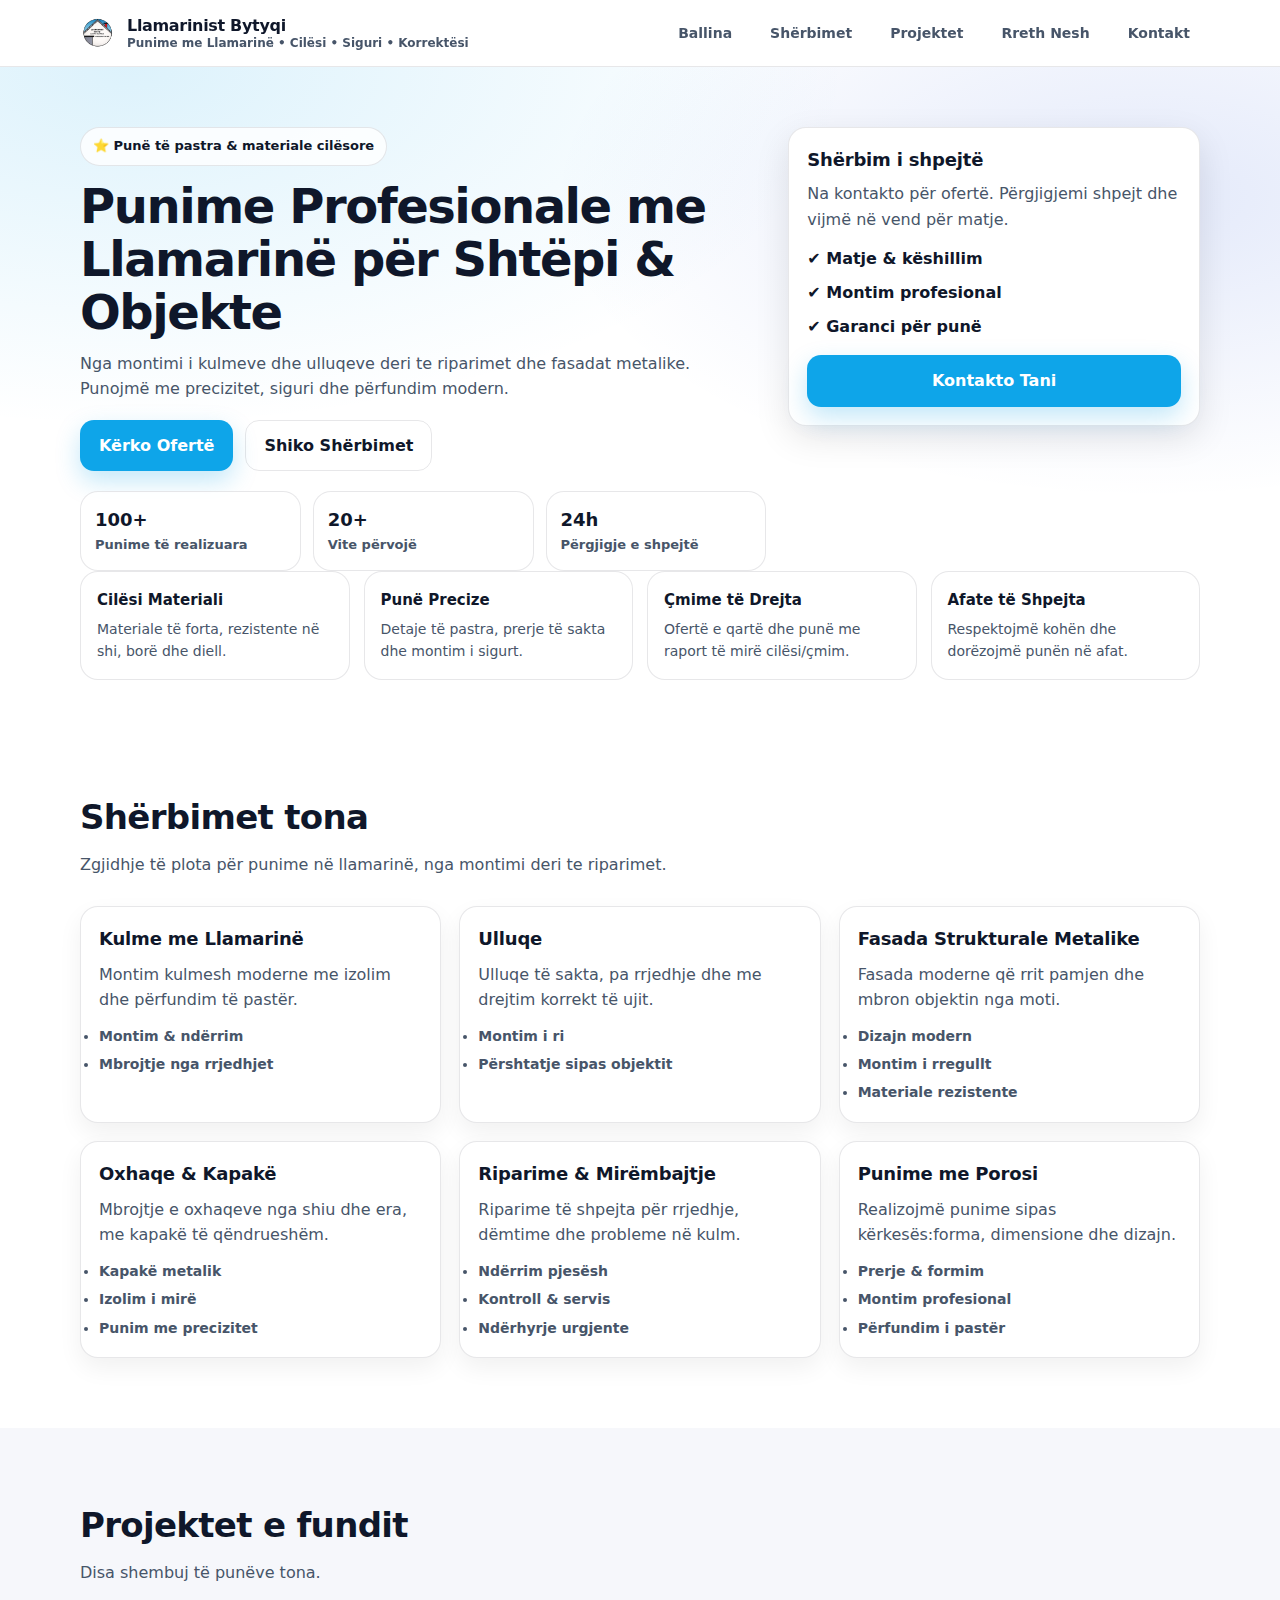
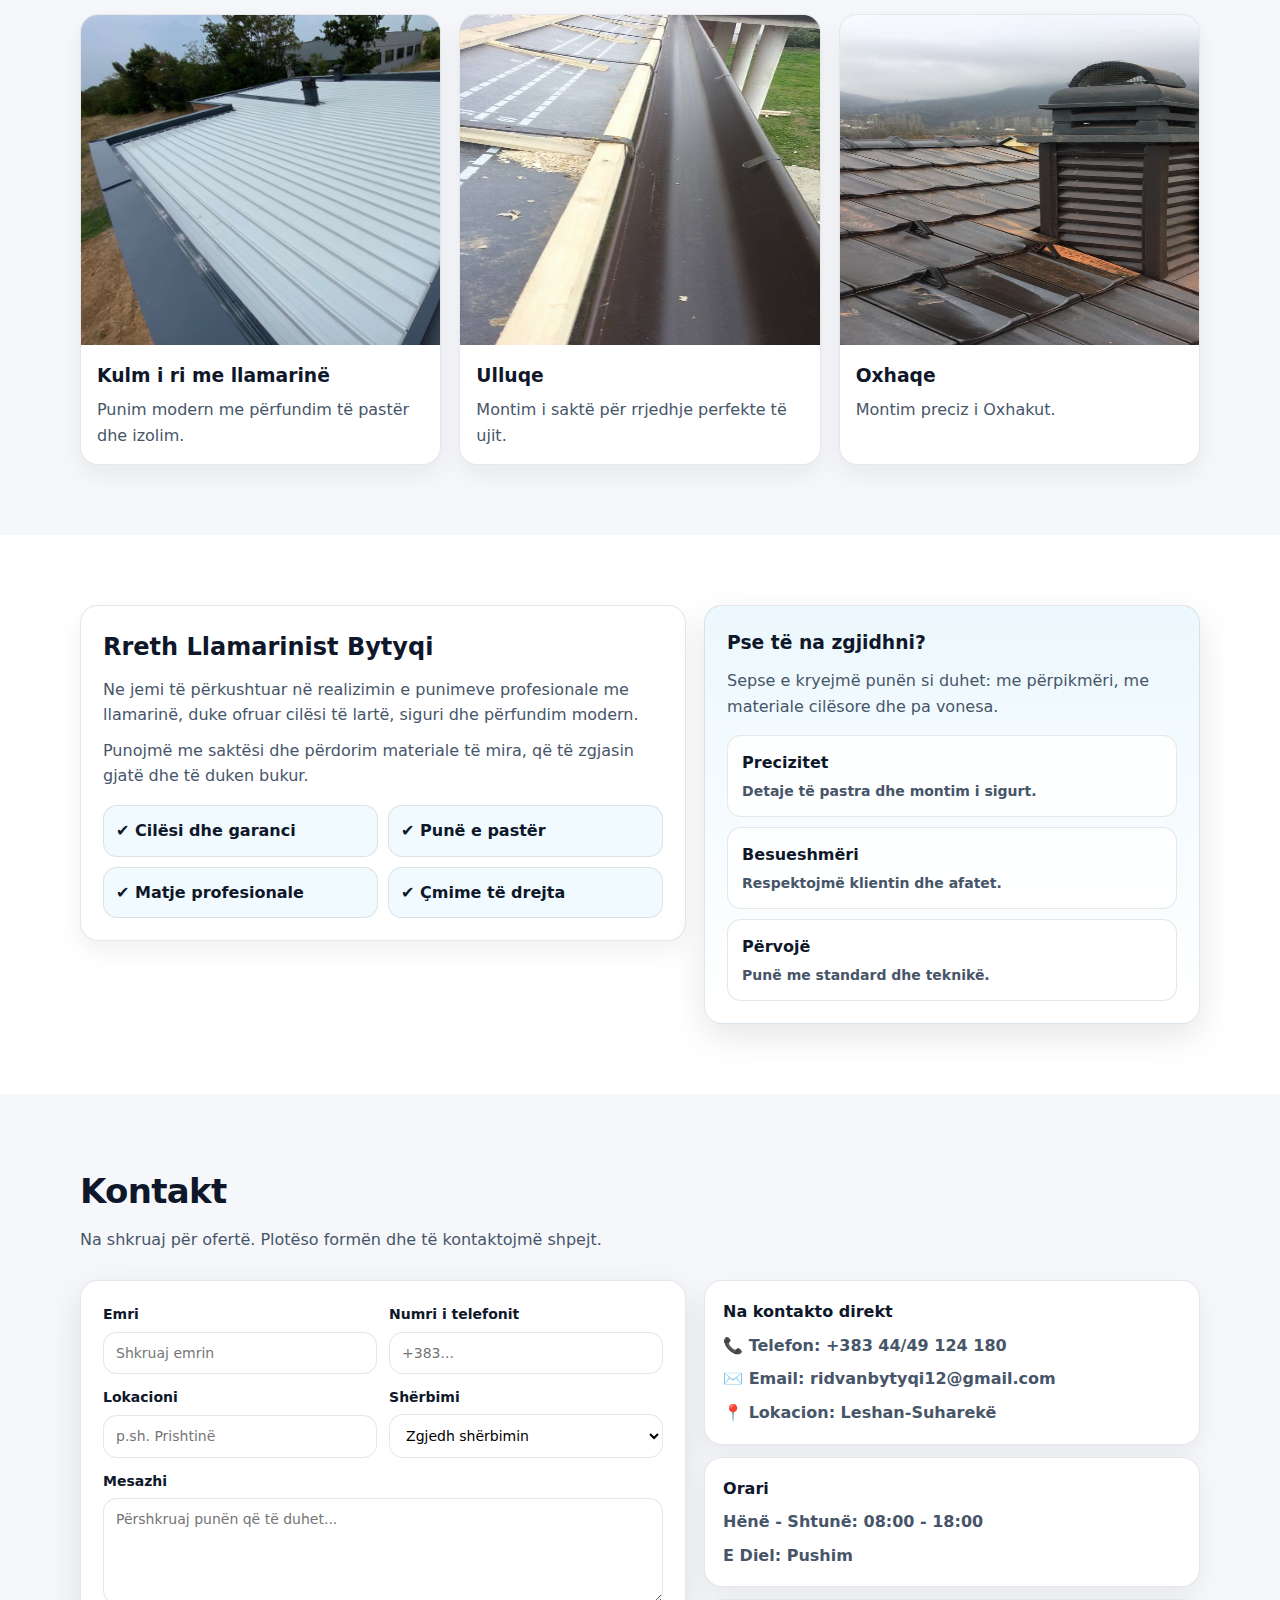
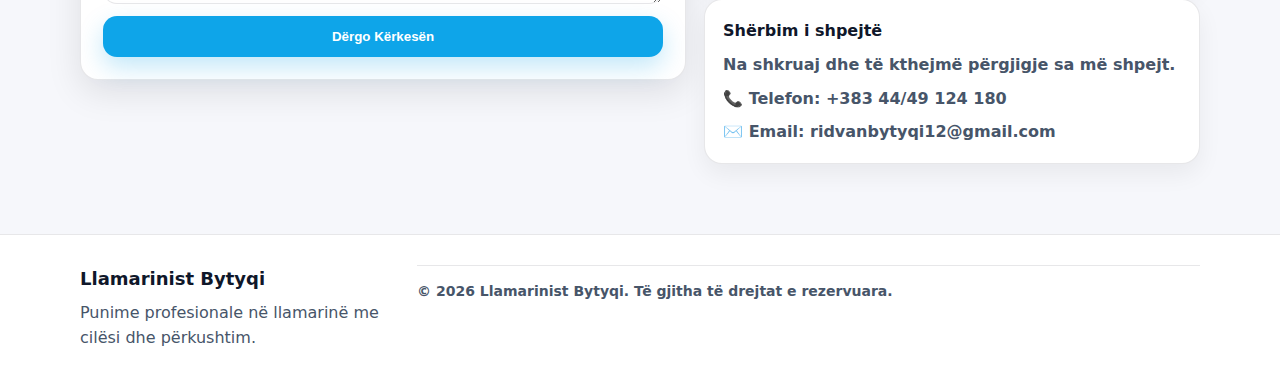
<file: index.html>
<!DOCTYPE html>
<html lang="en">

<head>
  <meta charset="UTF-8">
  <meta name="viewport" content="width=device-width, initial-scale=1.0">
  <title>Llamarinist Bytyqi</title>
  <link rel="icon" href="Llamarinist Bytyqi logo design.png">
  <link rel="stylesheet" href="style.css">
</head>

<body>

  <header class="header" id="top">
    <div class="container header-inner">

      <a class="brand" href="#top">
        <img src="Llamarinist Bytyqi logo design.png" alt="">
        <div class="brand-text">
          <span class="brand-name">Llamarinist Bytyqi</span>
          <span class="brand-tag">Punime me Llamarinë • Cilësi • Siguri • Korrektësi</span>
        </div>
      </a>

      <nav class="nav" id="nav">
        <a href="#Ballina">Ballina </a>
        <a href="#services">Shërbimet</a>
        <a href="#projects">Projektet</a>
        <a href="#about">Rreth Nesh</a>
        <a href="#contact">Kontakt</a>
      </nav>

      <button class="menu-btn" id="menuBtn" aria-label="Hap menunë">
        <span></span><span></span><span></span>
      </button>

    </div>
  </header>

  <!-- HERO -->
  <section class="hero" id="Ballina">
    <div class="container hero-inner">

      <div class="hero-content">
        <p class="badge">⭐ Punë të pastra & materiale cilësore</p>
        <h1>Punime Profesionale me Llamarinë për Shtëpi & Objekte</h1>
        <p class="hero-text">
          Nga montimi i kulmeve dhe ulluqeve deri te riparimet dhe fasadat metalike.
          Punojmë me precizitet, siguri dhe përfundim modern.
        </p>

        <div class="hero-actions">
          <a class="btn btn-primary" href="#contact">Kërko Ofertë</a>
          <a class="btn btn-outline" href="#services">Shiko Shërbimet</a>
        </div>

        <div class="hero-stats">
          <div class="stat">
            <span class="stat-number">100+</span>
            <span class="stat-label">Punime të realizuara</span>
          </div>
          <div class="stat">
            <span class="stat-number">20+</span>
            <span class="stat-label">Vite përvojë</span>
          </div>
          <div class="stat">
            <span class="stat-number">24h</span>
            <span class="stat-label">Përgjigje e shpejtë</span>
          </div>
        </div>
      </div>

      <div class="hero-card">
        <h3>Shërbim i shpejtë</h3>
        <p>Na kontakto për ofertë. Përgjigjemi shpejt dhe vijmë në vend për matje.</p>
        <div class="hero-card-list">
          <div class="check">✔ Matje & këshillim</div>
          <div class="check">✔ Montim profesional</div>
          <div class="check">✔ Garanci për punë</div>
        </div>
        <a class="btn btn-primary btn-full" href="#contact">Kontakto Tani</a>
      </div>

    </div>

    <div class="container trust-grid">
      <div class="trust-item">
        <h4>Cilësi Materiali</h4>
        <p>Materiale të forta, rezistente në shi, borë dhe diell.</p>
      </div>
      <div class="trust-item">
        <h4>Punë Precize</h4>
        <p>Detaje të pastra, prerje të sakta dhe montim i sigurt.</p>
      </div>
      <div class="trust-item">
        <h4>Çmime të Drejta</h4>
        <p>Ofertë e qartë dhe punë me raport të mirë cilësi/çmim.</p>
      </div>
      <div class="trust-item">
        <h4>Afate të Shpejta</h4>
        <p>Respektojmë kohën dhe dorëzojmë punën në afat.</p>
      </div>
    </div>
  </section>

  <!-- SERVICES -->
  <section class="section" id="services">
    <div class="container">
      <div class="section-head">
        <h2>Shërbimet tona</h2>
        <p>Zgjidhje të plota për punime në llamarinë, nga montimi deri te riparimet.</p>
      </div>

      <div class="grid services-grid">
        <article class="card">
          <h3>Kulme me Llamarinë</h3>
          <p>Montim kulmesh moderne me izolim dhe përfundim të pastër.</p>
          <ul class="mini-list">
            <li> Montim & ndërrim</li>
            <li> Mbrojtje nga rrjedhjet</li>
          </ul>
        </article>

        <article class="card">
          <h3>Ulluqe</h3>
          <p>Ulluqe të sakta, pa rrjedhje dhe me drejtim korrekt të ujit.</p>
          <ul class="mini-list">
            <li> Montim i ri</li>
            <li> Përshtatje sipas objektit</li>
          </ul>
        </article>

        <article class="card">
          <h3>Fasada Strukturale Metalike</h3>
          <p>Fasada moderne që rrit pamjen dhe mbron objektin nga moti.</p>
          <ul class="mini-list">
            <li> Dizajn modern</li>
            <li> Montim i rregullt</li>
            <li> Materiale rezistente</li>
          </ul>
        </article>

        <article class="card">
          <h3>Oxhaqe & Kapakë</h3>
          <p>Mbrojtje e oxhaqeve nga shiu dhe era, me kapakë të qëndrueshëm.</p>
          <ul class="mini-list">
            <li> Kapakë metalik</li>
            <li> Izolim i mirë</li>
            <li> Punim me precizitet</li>
          </ul>
        </article>

        <article class="card">
          <h3>Riparime & Mirëmbajtje</h3>
          <p>Riparime të shpejta për rrjedhje, dëmtime dhe probleme në kulm.</p>
          <ul class="mini-list">
            <li> Ndërrim pjesësh</li>
            <li> Kontroll & servis</li>
            <li> Ndërhyrje urgjente</li>
          </ul>
        </article>

        <article class="card">
          <h3>Punime me Porosi</h3>
          <p>Realizojmë punime sipas kërkesës:forma, dimensione dhe dizajn.</p>
          <ul class="mini-list">
            <li> Prerje & formim</li>
            <li> Montim profesional</li>
            <li> Përfundim i pastër</li>
          </ul>
        </article>
      </div>
    </div>
  </section>

  <!-- PROJECTS -->
  <section class="section section-soft" id="projects">
    <div class="container">
      <div class="section-head">
        <h2>Projektet e fundit</h2>
        <p>Disa shembuj të punëve tona. </p>
      </div>

      <div class="grid projects-grid">
        <div class="project">
          <img src="kulm i ri me  llamarin.jpg" alt="Kulmi i ri">
          <div class="project-info">
            <h3>Kulm i ri me llamarinë</h3>
            <p>Punim modern me përfundim të pastër dhe izolim.</p>
          </div>
        </div>

        <div class="project">
          <img src="Ulluqe.jpg" alt="Ulluqe">
          <div class="project-info">
            <h3>Ulluqe</h3>
            <p>Montim i saktë për rrjedhje perfekte të ujit.</p>
          </div>
        </div>

        <div class="project">
          <img src="Oxhaqe.jpg" alt="">
          <div class="project-info">
            <h3>Oxhaqe</h3>
            <p>Montim preciz i Oxhakut.</p>
          </div>
        </div>
      </div>
    </div>
  </section>

  <!-- ABOUT -->
  <section class="section" id="about">
    <div class="container about-grid">

      <div class="about-box">
        <h2>Rreth Llamarinist Bytyqi</h2>
        <p>Ne jemi të përkushtuar në realizimin e punimeve profesionale me llamarinë, duke ofruar cilësi të lartë,
          siguri dhe përfundim modern.</p>
        <p>Punojmë me saktësi dhe përdorim materiale të mira, që të zgjasin gjatë dhe të duken bukur.</p>

        <div class="about-points">
          <div class="point">✔ Cilësi dhe garanci</div>
          <div class="point">✔ Punë e pastër</div>
          <div class="point">✔ Matje profesionale</div>
          <div class="point">✔ Çmime të drejta</div>
        </div>
      </div>

      <div class="about-card">
        <h3>Pse të na zgjidhni?</h3>
        <p>Sepse e kryejmë punën si duhet: me përpikmëri, me materiale cilësore dhe pa vonesa.</p>

        <div class="about-mini">
          <div class="mini">
            <span class="mini-title">Precizitet</span>
            <span class="mini-desc">Detaje të pastra dhe montim i sigurt.</span>
          </div>
          <div class="mini">
            <span class="mini-title">Besueshmëri</span>
            <span class="mini-desc">Respektojmë klientin dhe afatet.</span>
          </div>
          <div class="mini">
            <span class="mini-title">Përvojë</span>
            <span class="mini-desc">Punë me standard dhe teknikë.</span>
          </div>
        </div>
      </div>

    </div>
  </section>

  <!-- CONTACT -->
  <section class="section section-soft" id="contact">
    <div class="container">
      <div class="section-head">
        <h2>Kontakt</h2>
        <p>Na shkruaj për ofertë. Plotëso formën dhe të kontaktojmë shpejt.</p>
      </div>

      <div class="contact-grid">
        <form class="form" action="https://formsubmit.co/erolindbytyqi5@gmail.com" method="POST">

          <input type="hidden" name="_subject" value="Kërkesë e re nga website!">
          <input type="hidden" name="_captcha" value="false">

          <div class="form-row">
            <div class="form-group">
              <label>Emri</label>
              <input type="text" name="Emri" placeholder="Shkruaj emrin" required>
            </div>

            <div class="form-group">
              <label>Numri i telefonit</label>
              <input type="tel" name="Telefoni" placeholder="+383..." required>
            </div>
          </div>

          <div class="form-row">
            <div class="form-group">
              <label>Lokacioni</label>
              <input type="text" name="Lokacioni" placeholder="p.sh. Prishtinë" required>
            </div>

            <div class="form-group">
              <label>Shërbimi</label>
              <select aria-label=State name="Sherbimi" required>
                <option value="">Zgjedh shërbimin</option>
                <option>Kulme me llamarinë</option>
                <option>Ulluqe & shkarkues</option>
                <option>Fasada metalike</option>
                <option>Oxhaqe & kapakë</option>
                <option>Riparime</option>
                <option>Punime me porosi</option>
              </select>
            </div>
          </div>

          <div class="form-group">
            <label>Mesazhi</label>
            <textarea name="Mesazhi" rows="5" placeholder="Përshkruaj punën që të duhet..." required></textarea>
          </div>

          <button class="btn btn-primary btn-full" type="submit">Dërgo Kërkesën</button>
        </form>

        <div class="contact-info">
          <div class="info-card">
            <h3>Na kontakto direkt</h3>
            <p>📞 Telefon: <a href="tel:+38344124180">+383 44/49 124 180</a></p>
            <p>✉️ Email: <a href="mailto:ridvanbytyqi12@gmail.com">ridvanbytyqi12@gmail.com</a></p>
            <p>📍 Lokacion: Leshan-Suharekë</p>
          </div>

          <div class="info-card">
            <h3>Orari</h3>
            <p>Hënë - Shtunë: 08:00 - 18:00</p>
            <p>E Diel: Pushim</p>
          </div>

          <div class="info-card">
            <h3>Shërbim i shpejtë</h3>
            <p>Na shkruaj dhe të kthejmë përgjigje sa më shpejt.</p>
            <p>📞 Telefon: <a href="tel:+38344124180">+383 44/49 124 180</a></p>
            <p>✉️ Email: <a href="mailto:ridvanbytyqi12@gmail.com">ridvanbytyqi12@gmail.com</a></p>
          </div>
        </div>

      </div>
    </div>
  </section>

  <!-- FOOTER -->
  <footer class="footer">
    <div class="container footer-inner">
      <div class="footer-left">
        <div class="footer-brand">Llamarinist Bytyqi</div>
        <p>Punime profesionale në llamarinë me cilësi dhe përkushtim.</p>
      </div>

      <div class="container footer-bottom">
        <p>© <span id="year"></span> Llamarinist Bytyqi. Të gjitha të drejtat e rezervuara.</p>
      </div>
    </div>
  </footer>

  <script src="script.js"></script>
</body>


</html>
</file>
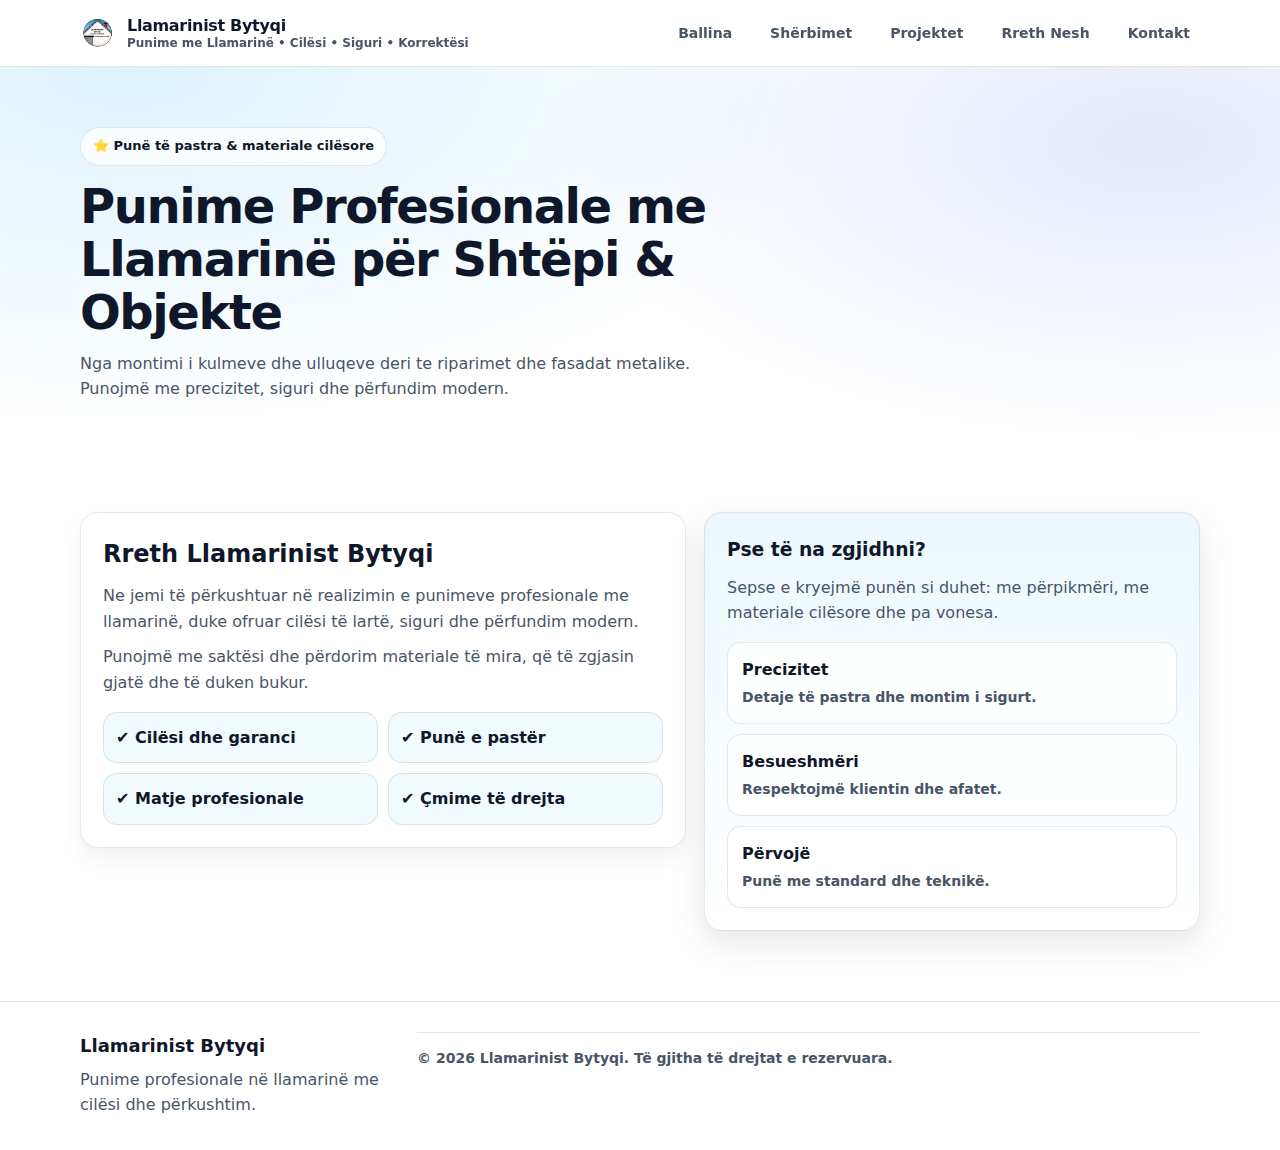
<file: about.html>
<!DOCTYPE html>
<html lang="en">
<head>
    <meta charset="UTF-8">
    <meta name="viewport" content="width=device-width, initial-scale=1.0">
    <title>Llamarinist Bytyqi</title>
    <link rel="icon" href="Llamarinist Bytyqi logo design.png">
    <link rel="stylesheet" href="about.css">
</head>
<body>
    
    <header class="header" id="top">
    <div class="container header-inner">

      <a class="brand" href="#top">
        <img src="Llamarinist Bytyqi logo design.png" alt="">
        <div class="brand-text">
          <span class="brand-name">Llamarinist Bytyqi</span>
          <span class="brand-tag">Punime me Llamarinë • Cilësi • Siguri • Korrektësi</span>
        </div>
      </a>

      <nav class="nav" id="nav">
        <a href="index.html">Ballina </a>
        <a href="services.html">Shërbimet</a>
        <a href="projects.html">Projektet</a>
        <a href="about.html">Rreth Nesh</a>
        <a href="contact.html">Kontakt</a>
      </nav>

      <button class="menu-btn" id="menuBtn" aria-label="Hap menunë">
        <span></span><span></span><span></span>
      </button>

    </div>
  </header>

  <!-- HERO -->
  <section class="hero" id="Ballina">
    <div class="container hero-inner">

      <div class="hero-content">
        <p class="badge">⭐ Punë të pastra & materiale cilësore</p>
        <h1>Punime Profesionale me Llamarinë për Shtëpi & Objekte</h1>
        <p class="hero-text">
          Nga montimi i kulmeve dhe ulluqeve deri te riparimet dhe fasadat metalike.
          Punojmë me precizitet, siguri dhe përfundim modern.
        </p>
      </div>
    </div>  
  </section>

  <!-- ABOUT -->
  <section class="section" id="about">
    <div class="container about-grid">

      <div class="about-box">
        <h2>Rreth Llamarinist Bytyqi</h2>
        <p>Ne jemi të përkushtuar në realizimin e punimeve profesionale me llamarinë, duke ofruar cilësi të lartë,
          siguri dhe përfundim modern.</p>
        <p>Punojmë me saktësi dhe përdorim materiale të mira, që të zgjasin gjatë dhe të duken bukur.</p>

        <div class="about-points">
          <div class="point">✔ Cilësi dhe garanci</div>
          <div class="point">✔ Punë e pastër</div>
          <div class="point">✔ Matje profesionale</div>
          <div class="point">✔ Çmime të drejta</div>
        </div>
      </div>

      <div class="about-card">
        <h3>Pse të na zgjidhni?</h3>
        <p>Sepse e kryejmë punën si duhet: me përpikmëri, me materiale cilësore dhe pa vonesa.</p>

        <div class="about-mini">
          <div class="mini">
            <span class="mini-title">Precizitet</span>
            <span class="mini-desc">Detaje të pastra dhe montim i sigurt.</span>
          </div>
          <div class="mini">
            <span class="mini-title">Besueshmëri</span>
            <span class="mini-desc">Respektojmë klientin dhe afatet.</span>
          </div>
          <div class="mini">
            <span class="mini-title">Përvojë</span>
            <span class="mini-desc">Punë me standard dhe teknikë.</span>
          </div>
        </div>
      </div>

    </div>
  </section>

  <!-- FOOTER -->
  <footer class="footer">
    <div class="container footer-inner">
      <div class="footer-left">
        <div class="footer-brand">Llamarinist Bytyqi</div>
        <p>Punime profesionale në llamarinë me cilësi dhe përkushtim.</p>
      </div>

      <div class="container footer-bottom">
        <p>© <span id="year"></span> Llamarinist Bytyqi. Të gjitha të drejtat e rezervuara.</p>
      </div>
    </div>
  </footer>

    <script src="about.js"></script>
</body>
</html>
</file>
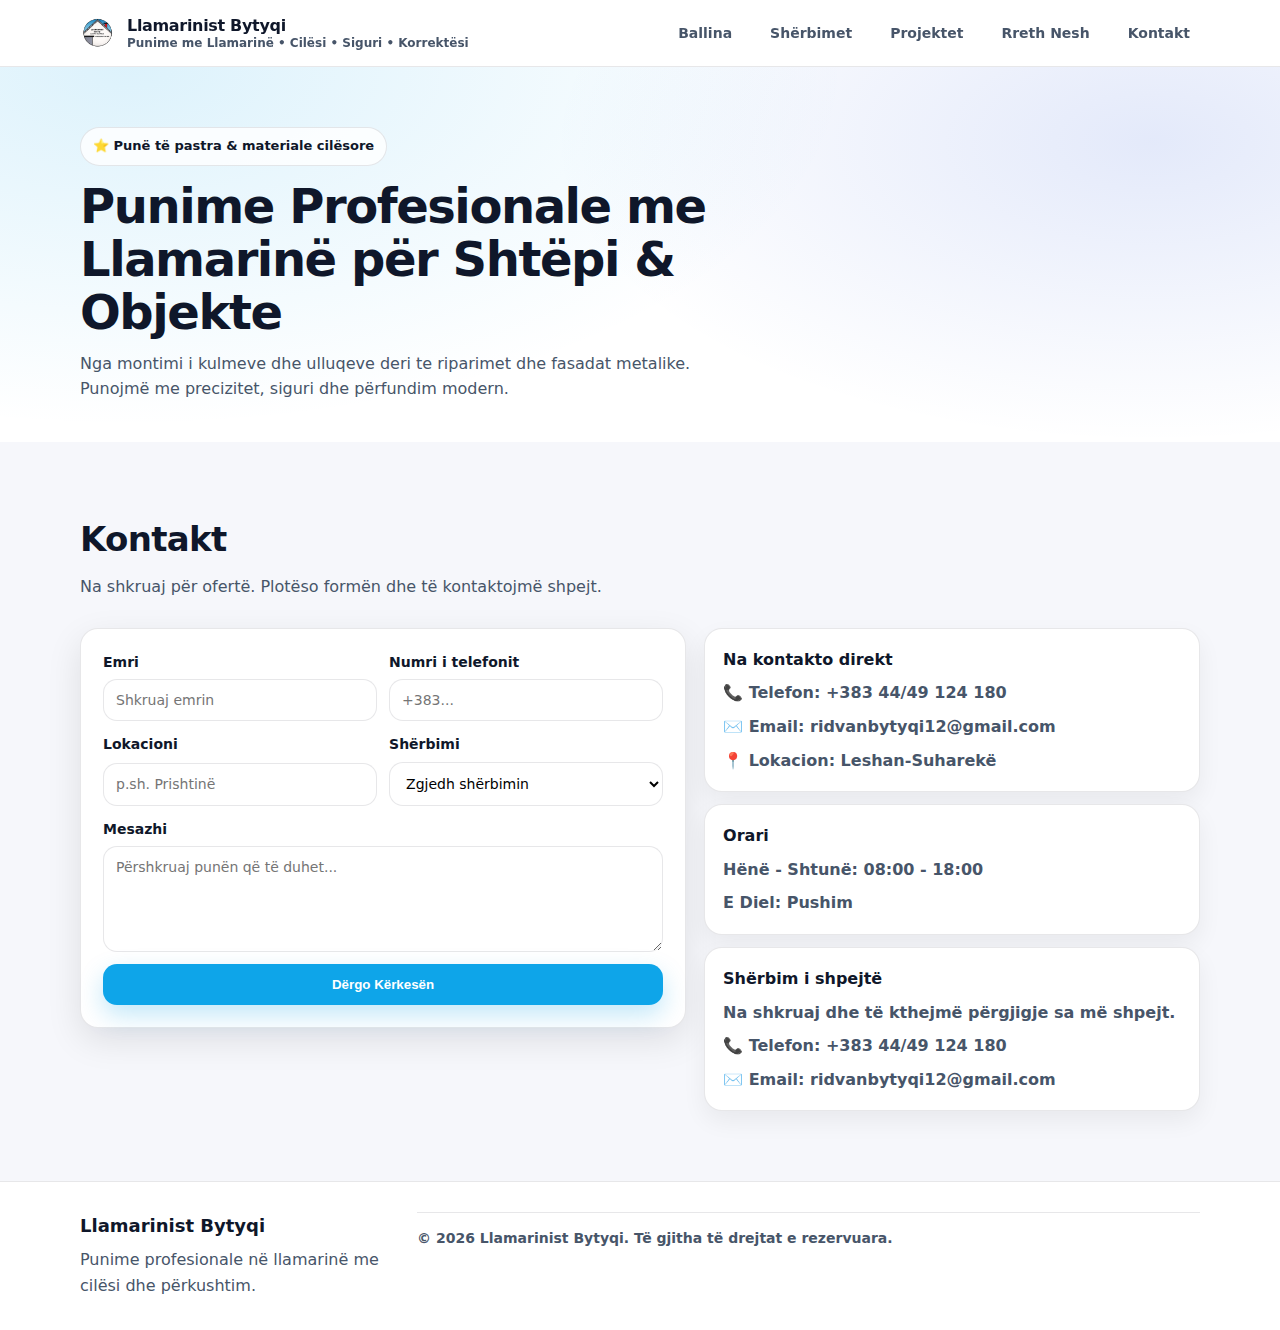
<file: contact.html>
<!DOCTYPE html>
<html lang="en">
<head>
    <meta charset="UTF-8">
    <meta name="viewport" content="width=device-width, initial-scale=1.0">
    <title>Llamarinist Bytyqi</title>
    <link rel="icon" href="Llamarinist Bytyqi logo design.png">
    <link rel="stylesheet" href="contact.css">
</head>
<body>

    <header class="header" id="top">
    <div class="container header-inner">

      <a class="brand" href="#top">
        <img src="Llamarinist Bytyqi logo design.png" alt="">
        <div class="brand-text">
          <span class="brand-name">Llamarinist Bytyqi</span>
          <span class="brand-tag">Punime me Llamarinë • Cilësi • Siguri • Korrektësi</span>
        </div>
      </a>

      <nav class="nav" id="nav">
        <a href="index.html">Ballina </a>
        <a href="services.html">Shërbimet</a>
        <a href="projects.html">Projektet</a>
        <a href="about.html">Rreth Nesh</a>
        <a href="contact.html">Kontakt</a>
      </nav>

      <button class="menu-btn" id="menuBtn" aria-label="Hap menunë">
        <span></span><span></span><span></span>
      </button>

    </div>
  </header>

  <!-- HERO -->
  <section class="hero" id="Ballina">
    <div class="container hero-inner">

      <div class="hero-content">
        <p class="badge">⭐ Punë të pastra & materiale cilësore</p>
        <h1>Punime Profesionale me Llamarinë për Shtëpi & Objekte</h1>
        <p class="hero-text">
          Nga montimi i kulmeve dhe ulluqeve deri te riparimet dhe fasadat metalike.
          Punojmë me precizitet, siguri dhe përfundim modern.
        </p>
      </div>
    </div>  
  </section>
    
    <!-- CONTACT -->
  <section class="section section-soft" id="contact">
    <div class="container">
      <div class="section-head">
        <h2>Kontakt</h2>
        <p>Na shkruaj për ofertë. Plotëso formën dhe të kontaktojmë shpejt.</p>
      </div>

      <div class="contact-grid">
        <form class="form" action="https://formsubmit.co/erolindbytyqi5@gmail.com" method="POST">

          <input type="hidden" name="_subject" value="Kërkesë e re nga website!">
          <input type="hidden" name="_captcha" value="false">

          <div class="form-row">
            <div class="form-group">
              <label>Emri</label>
              <input type="text" name="Emri" placeholder="Shkruaj emrin" required>
            </div>

            <div class="form-group">
              <label>Numri i telefonit</label>
              <input type="tel" name="Telefoni" placeholder="+383..." required>
            </div>
          </div>

          <div class="form-row">
            <div class="form-group">
              <label>Lokacioni</label>
              <input type="text" name="Lokacioni" placeholder="p.sh. Prishtinë" required>
            </div>

            <div class="form-group">
              <label>Shërbimi</label>
              <select aria-label=State name="Sherbimi" required>
                <option value="">Zgjedh shërbimin</option>
                <option>Kulme me llamarinë</option>
                <option>Ulluqe & shkarkues</option>
                <option>Fasada metalike</option>
                <option>Oxhaqe & kapakë</option>
                <option>Riparime</option>
                <option>Punime me porosi</option>
              </select>
            </div>
          </div>

          <div class="form-group">
            <label>Mesazhi</label>
            <textarea name="Mesazhi" rows="5" placeholder="Përshkruaj punën që të duhet..." required></textarea>
          </div>

          <button class="btn btn-primary btn-full" type="submit">Dërgo Kërkesën</button>
        </form>

        <div class="contact-info">
          <div class="info-card">
            <h3>Na kontakto direkt</h3>
            <p>📞 Telefon: <a href="tel:+38344124180">+383 44/49 124 180</a></p>
            <p>✉️ Email: <a href="mailto:ridvanbytyqi12@gmail.com">ridvanbytyqi12@gmail.com</a></p>
            <p>📍 Lokacion: Leshan-Suharekë</p>
          </div>

          <div class="info-card">
            <h3>Orari</h3>
            <p>Hënë - Shtunë: 08:00 - 18:00</p>
            <p>E Diel: Pushim</p>
          </div>

          <div class="info-card">
            <h3>Shërbim i shpejtë</h3>
            <p>Na shkruaj dhe të kthejmë përgjigje sa më shpejt.</p>
            <p>📞 Telefon: <a href="tel:+38344124180">+383 44/49 124 180</a></p>
            <p>✉️ Email: <a href="mailto:ridvanbytyqi12@gmail.com">ridvanbytyqi12@gmail.com</a></p>
          </div>
        </div>

      </div>
    </div>
  </section>

  <!-- FOOTER -->
  <footer class="footer">
    <div class="container footer-inner">
      <div class="footer-left">
        <div class="footer-brand">Llamarinist Bytyqi</div>
        <p>Punime profesionale në llamarinë me cilësi dhe përkushtim.</p>
      </div>

      <div class="container footer-bottom">
        <p>© <span id="year"></span> Llamarinist Bytyqi. Të gjitha të drejtat e rezervuara.</p>
      </div>
    </div>
  </footer>

  <script src="contact.js"></script>

</body>
</html>
</file>
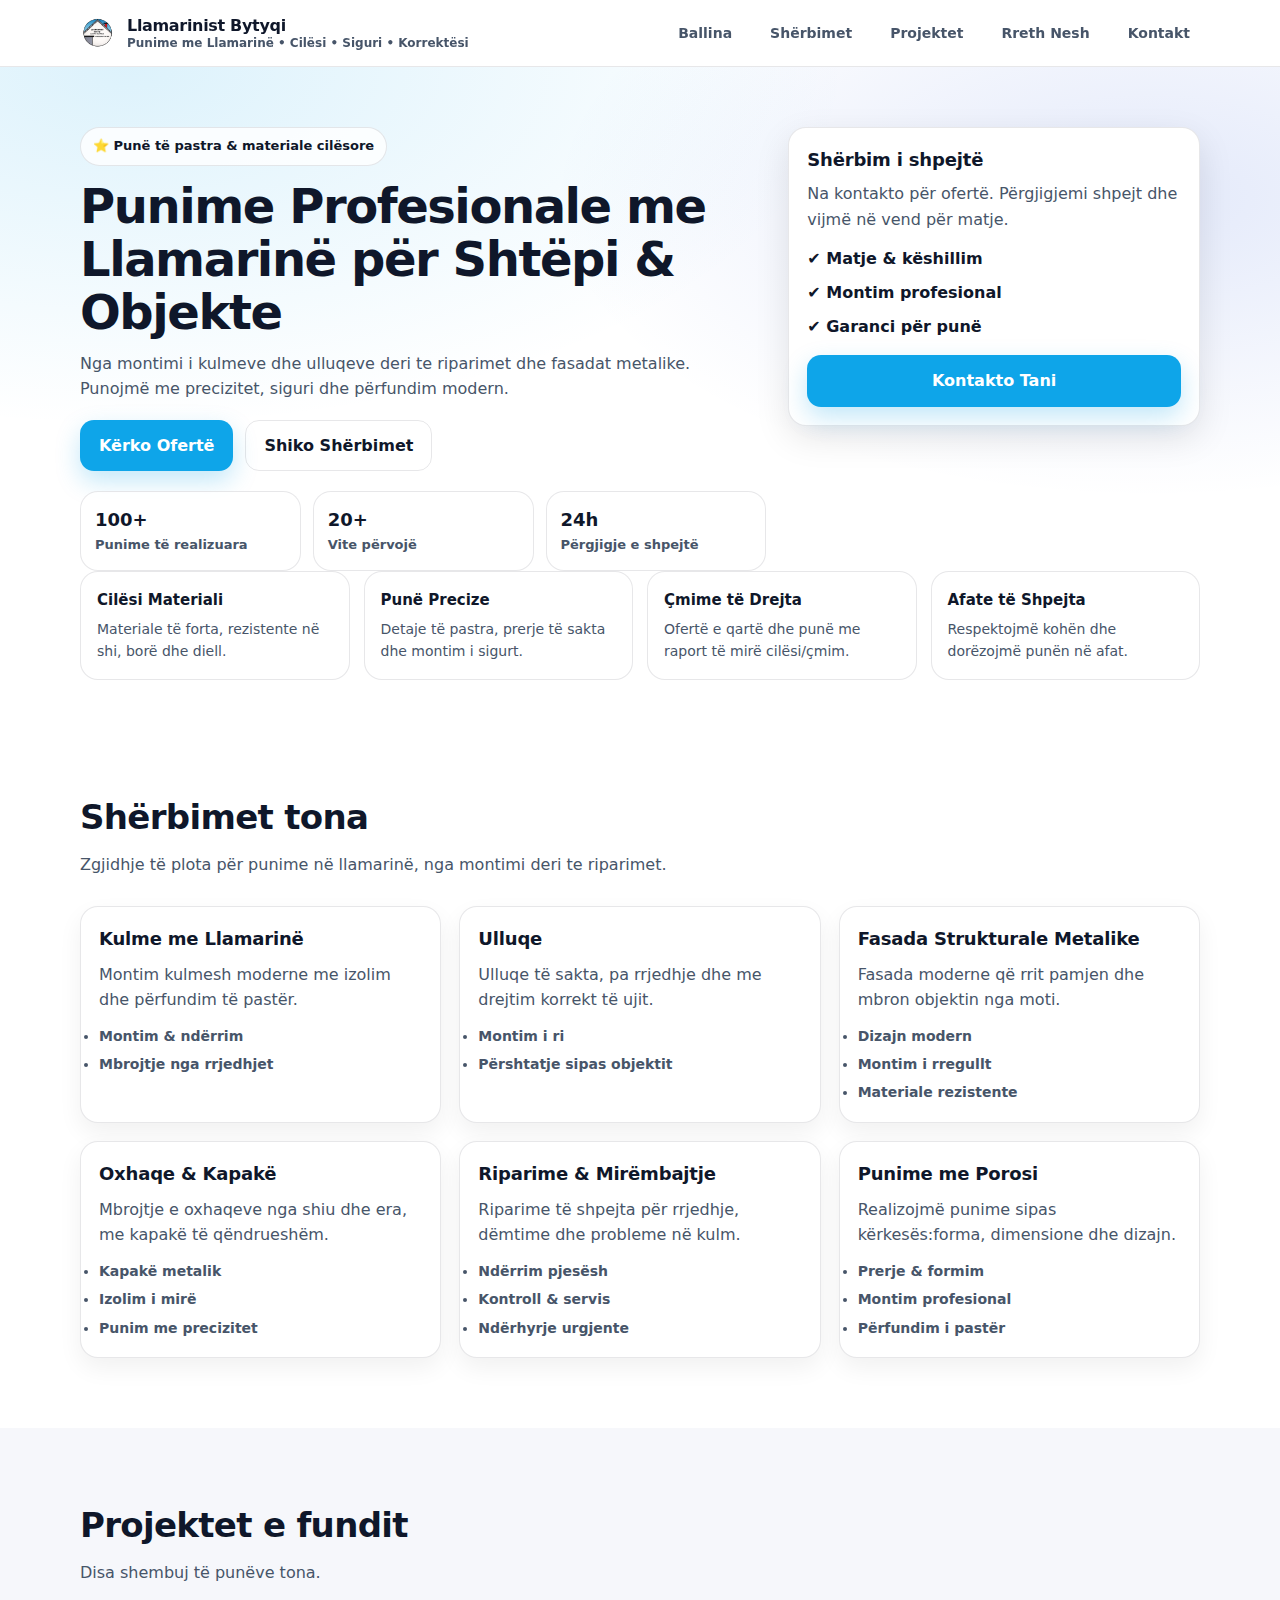
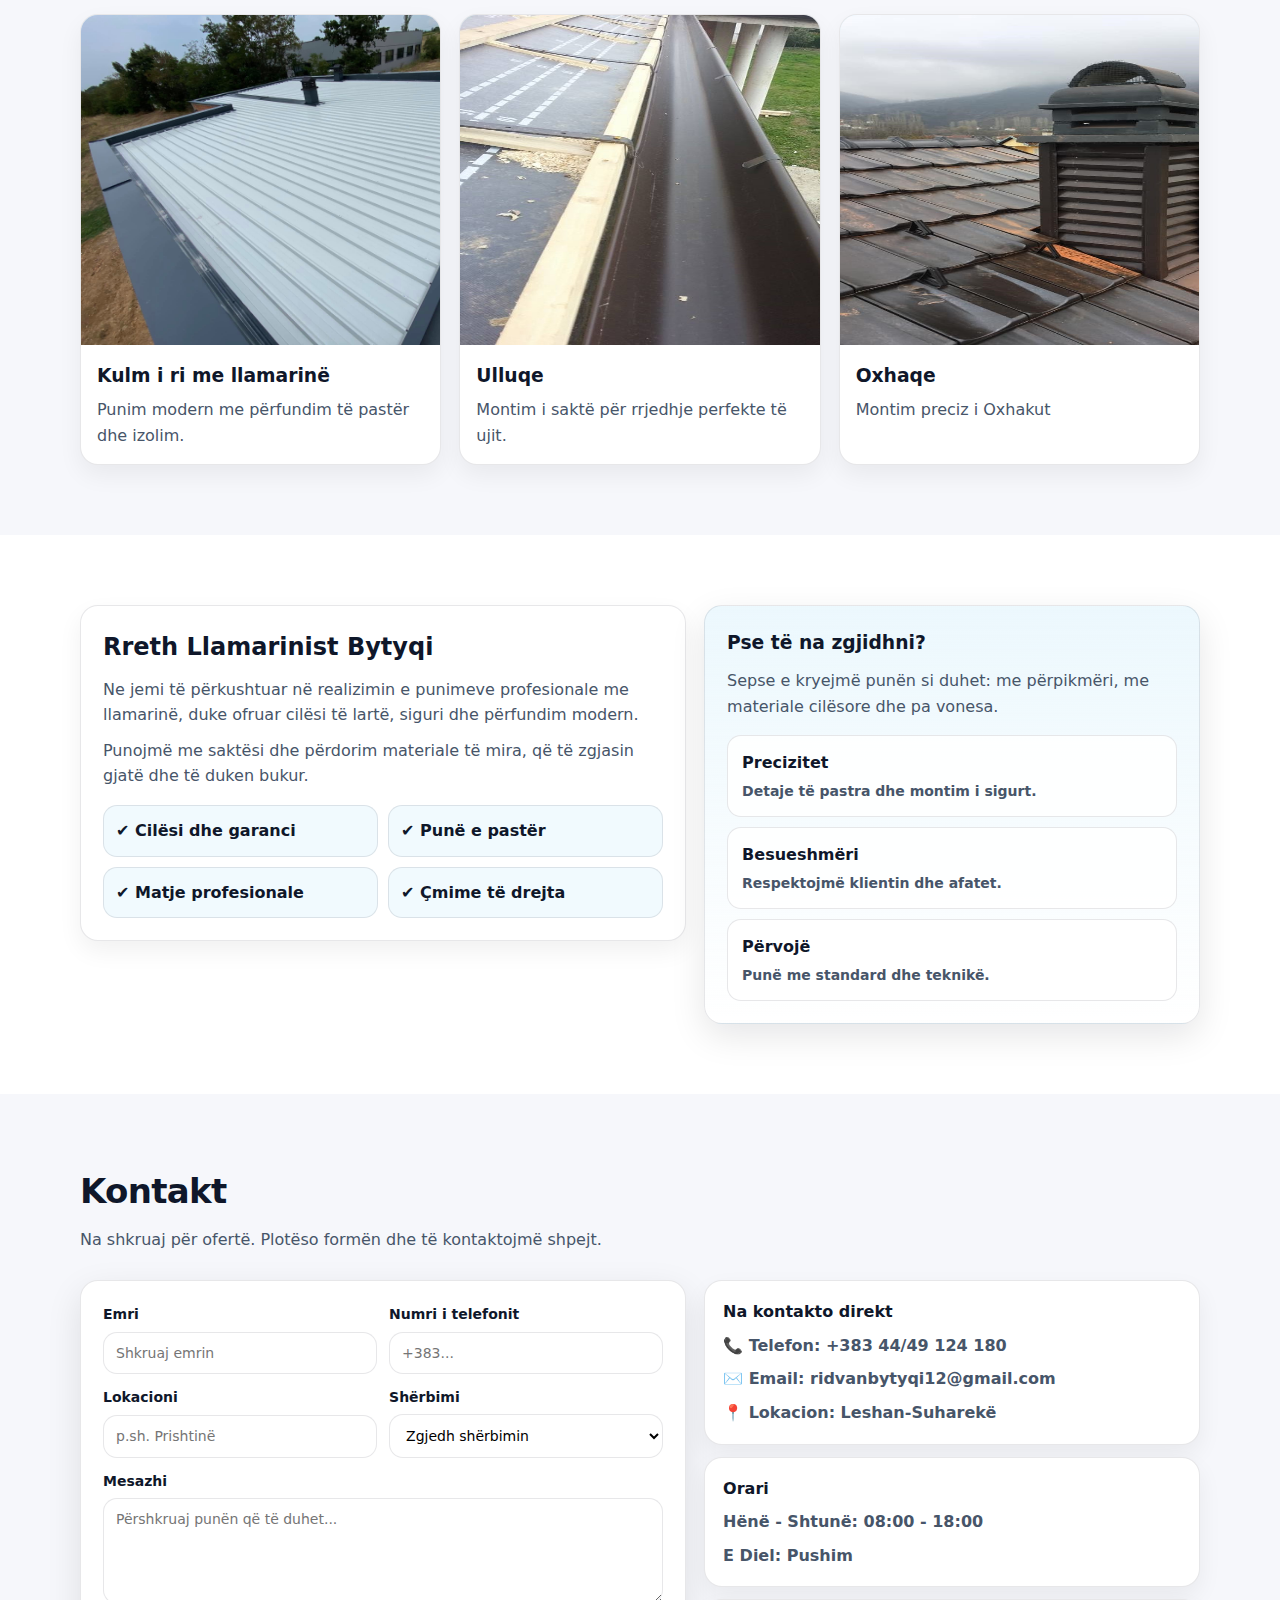
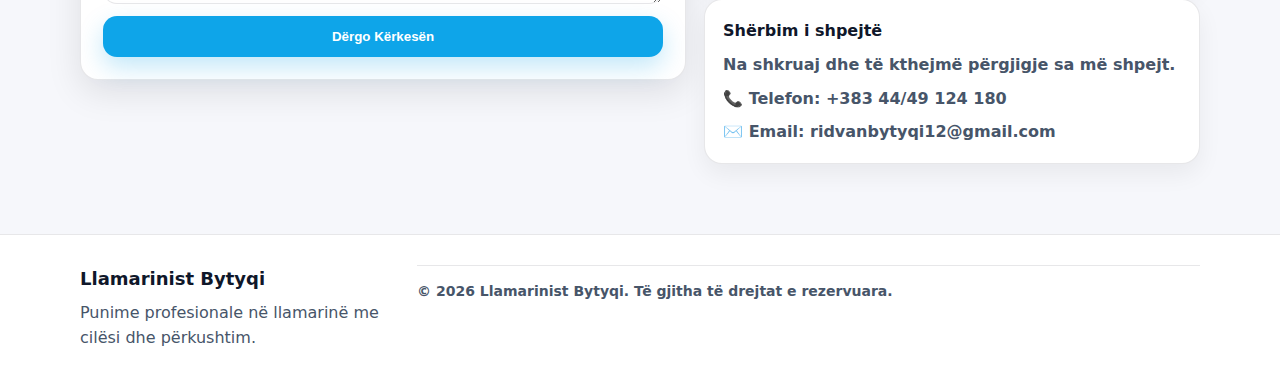
<file: index1.html>
<!DOCTYPE html>
<html lang="en">

<head>
  <meta charset="UTF-8">
  <meta name="viewport" content="width=device-width, initial-scale=1.0">
  <title>Llamarinist Bytyqi</title>
  <link rel="icon" href="Llamarinist Bytyqi logo design.png">
  <link rel="stylesheet" href="style.css">
</head>

<body>

  <header class="header" id="top">
    <div class="container header-inner">

      <a class="brand" href="#top">
        <img src="Llamarinist Bytyqi logo design.png" alt="">
        <div class="brand-text">
          <span class="brand-name">Llamarinist Bytyqi</span>
          <span class="brand-tag">Punime me Llamarinë • Cilësi • Siguri • Korrektësi</span>
        </div>
      </a>

      <nav class="nav" id="nav">
        <a href="#Ballina">Ballina </a>
        <a href="#services">Shërbimet</a>
        <a href="#projects">Projektet</a>
        <a href="#about">Rreth Nesh</a>
        <a href="#contact">Kontakt</a>
      </nav>

      <button class="menu-btn" id="menuBtn" aria-label="Hap menunë">
        <span></span><span></span><span></span>
      </button>

    </div>
  </header>

  <!-- HERO -->
  <section class="hero" id="Ballina">
    <div class="container hero-inner">

      <div class="hero-content">
        <p class="badge">⭐ Punë të pastra & materiale cilësore</p>
        <h1>Punime Profesionale me Llamarinë për Shtëpi & Objekte</h1>
        <p class="hero-text">
          Nga montimi i kulmeve dhe ulluqeve deri te riparimet dhe fasadat metalike.
          Punojmë me precizitet, siguri dhe përfundim modern.
        </p>

        <div class="hero-actions">
          <a class="btn btn-primary" href="#contact">Kërko Ofertë</a>
          <a class="btn btn-outline" href="#services">Shiko Shërbimet</a>
        </div>

        <div class="hero-stats">
          <div class="stat">
            <span class="stat-number">100+</span>
            <span class="stat-label">Punime të realizuara</span>
          </div>
          <div class="stat">
            <span class="stat-number">20+</span>
            <span class="stat-label">Vite përvojë</span>
          </div>
          <div class="stat">
            <span class="stat-number">24h</span>
            <span class="stat-label">Përgjigje e shpejtë</span>
          </div>
        </div>
      </div>

      <div class="hero-card">
        <h3>Shërbim i shpejtë</h3>
        <p>Na kontakto për ofertë. Përgjigjemi shpejt dhe vijmë në vend për matje.</p>
        <div class="hero-card-list">
          <div class="check">✔ Matje & këshillim</div>
          <div class="check">✔ Montim profesional</div>
          <div class="check">✔ Garanci për punë</div>
        </div>
        <a class="btn btn-primary btn-full" href="#contact">Kontakto Tani</a>
      </div>

    </div>

    <div class="container trust-grid">
      <div class="trust-item">
        <h4>Cilësi Materiali</h4>
        <p>Materiale të forta, rezistente në shi, borë dhe diell.</p>
      </div>
      <div class="trust-item">
        <h4>Punë Precize</h4>
        <p>Detaje të pastra, prerje të sakta dhe montim i sigurt.</p>
      </div>
      <div class="trust-item">
        <h4>Çmime të Drejta</h4>
        <p>Ofertë e qartë dhe punë me raport të mirë cilësi/çmim.</p>
      </div>
      <div class="trust-item">
        <h4>Afate të Shpejta</h4>
        <p>Respektojmë kohën dhe dorëzojmë punën në afat.</p>
      </div>
    </div>
  </section>

  <!-- SERVICES -->
  <section class="section" id="services">
    <div class="container">
      <div class="section-head">
        <h2>Shërbimet tona</h2>
        <p>Zgjidhje të plota për punime në llamarinë, nga montimi deri te riparimet.</p>
      </div>

      <div class="grid services-grid">
        <article class="card">
          <h3>Kulme me Llamarinë</h3>
          <p>Montim kulmesh moderne me izolim dhe përfundim të pastër.</p>
          <ul class="mini-list">
            <li> Montim & ndërrim</li>
            <li> Mbrojtje nga rrjedhjet</li>
          </ul>
        </article>

        <article class="card">
          <h3>Ulluqe</h3>
          <p>Ulluqe të sakta, pa rrjedhje dhe me drejtim korrekt të ujit.</p>
          <ul class="mini-list">
            <li> Montim i ri</li>
            <li> Përshtatje sipas objektit</li>
          </ul>
        </article>

        <article class="card">
          <h3>Fasada Strukturale Metalike</h3>
          <p>Fasada moderne që rrit pamjen dhe mbron objektin nga moti.</p>
          <ul class="mini-list">
            <li> Dizajn modern</li>
            <li> Montim i rregullt</li>
            <li> Materiale rezistente</li>
          </ul>
        </article>

        <article class="card">
          <h3>Oxhaqe & Kapakë</h3>
          <p>Mbrojtje e oxhaqeve nga shiu dhe era, me kapakë të qëndrueshëm.</p>
          <ul class="mini-list">
            <li> Kapakë metalik</li>
            <li> Izolim i mirë</li>
            <li> Punim me precizitet</li>
          </ul>
        </article>

        <article class="card">
          <h3>Riparime & Mirëmbajtje</h3>
          <p>Riparime të shpejta për rrjedhje, dëmtime dhe probleme në kulm.</p>
          <ul class="mini-list">
            <li> Ndërrim pjesësh</li>
            <li> Kontroll & servis</li>
            <li> Ndërhyrje urgjente</li>
          </ul>
        </article>

        <article class="card">
          <h3>Punime me Porosi</h3>
          <p>Realizojmë punime sipas kërkesës:forma, dimensione dhe dizajn.</p>
          <ul class="mini-list">
            <li> Prerje & formim</li>
            <li> Montim profesional</li>
            <li> Përfundim i pastër</li>
          </ul>
        </article>
      </div>
    </div>
  </section>

  <!-- PROJECTS -->
  <section class="section section-soft" id="projects">
    <div class="container">
      <div class="section-head">
        <h2>Projektet e fundit</h2>
        <p>Disa shembuj të punëve tona. </p>
      </div>

      <div class="grid projects-grid">
        <div class="project">
          <img src="kulm i ri me  llamarin.jpg" alt="Kulmi i ri">
          <div class="project-info">
            <h3>Kulm i ri me llamarinë</h3>
            <p>Punim modern me përfundim të pastër dhe izolim.</p>
          </div>
        </div>

        <div class="project">
          <img src="Ulluqe.jpg" alt="Ulluqe">
          <div class="project-info">
            <h3>Ulluqe</h3>
            <p>Montim i saktë për rrjedhje perfekte të ujit.</p>
          </div>
        </div>

        <div class="project">
          <img src="Oxhaqe.jpg" alt="">
          <div class="project-info">
            <h3>Oxhaqe</h3>
            <p>Montim preciz i Oxhakut</p>
          </div>
        </div>
      </div>
    </div>
  </section>

  <!-- ABOUT -->
  <section class="section" id="about">
    <div class="container about-grid">

      <div class="about-box">
        <h2>Rreth Llamarinist Bytyqi</h2>
        <p>Ne jemi të përkushtuar në realizimin e punimeve profesionale me llamarinë, duke ofruar cilësi të lartë,
          siguri dhe përfundim modern.</p>
        <p>Punojmë me saktësi dhe përdorim materiale të mira, që të zgjasin gjatë dhe të duken bukur.</p>

        <div class="about-points">
          <div class="point">✔ Cilësi dhe garanci</div>
          <div class="point">✔ Punë e pastër</div>
          <div class="point">✔ Matje profesionale</div>
          <div class="point">✔ Çmime të drejta</div>
        </div>
      </div>

      <div class="about-card">
        <h3>Pse të na zgjidhni?</h3>
        <p>Sepse e kryejmë punën si duhet: me përpikmëri, me materiale cilësore dhe pa vonesa.</p>

        <div class="about-mini">
          <div class="mini">
            <span class="mini-title">Precizitet</span>
            <span class="mini-desc">Detaje të pastra dhe montim i sigurt.</span>
          </div>
          <div class="mini">
            <span class="mini-title">Besueshmëri</span>
            <span class="mini-desc">Respektojmë klientin dhe afatet.</span>
          </div>
          <div class="mini">
            <span class="mini-title">Përvojë</span>
            <span class="mini-desc">Punë me standard dhe teknikë.</span>
          </div>
        </div>
      </div>

    </div>
  </section>

  <!-- CONTACT -->
  <section class="section section-soft" id="contact">
    <div class="container">
      <div class="section-head">
        <h2>Kontakt</h2>
        <p>Na shkruaj për ofertë. Plotëso formën dhe të kontaktojmë shpejt.</p>
      </div>

      <div class="contact-grid">
        <form class="form" action="https://formsubmit.co/erolindbytyqi5@gmail.com" method="POST">

          <input type="hidden" name="_subject" value="Kërkesë e re nga website!">
          <input type="hidden" name="_captcha" value="false">

          <div class="form-row">
            <div class="form-group">
              <label>Emri</label>
              <input type="text" name="Emri" placeholder="Shkruaj emrin" required>
            </div>

            <div class="form-group">
              <label>Numri i telefonit</label>
              <input type="tel" name="Telefoni" placeholder="+383..." required>
            </div>
          </div>

          <div class="form-row">
            <div class="form-group">
              <label>Lokacioni</label>
              <input type="text" name="Lokacioni" placeholder="p.sh. Prishtinë" required>
            </div>

            <div class="form-group">
              <label>Shërbimi</label>
              <select aria-label=State name="Sherbimi" required>
                <option value="">Zgjedh shërbimin</option>
                <option>Kulme me llamarinë</option>
                <option>Ulluqe & shkarkues</option>
                <option>Fasada metalike</option>
                <option>Oxhaqe & kapakë</option>
                <option>Riparime</option>
                <option>Punime me porosi</option>
              </select>
            </div>
          </div>

          <div class="form-group">
            <label>Mesazhi</label>
            <textarea name="Mesazhi" rows="5" placeholder="Përshkruaj punën që të duhet..." required></textarea>
          </div>

          <button class="btn btn-primary btn-full" type="submit">Dërgo Kërkesën</button>
        </form>

        <div class="contact-info">
          <div class="info-card">
            <h3>Na kontakto direkt</h3>
            <p>📞 Telefon: <a href="tel:+38344124180">+383 44/49 124 180</a></p>
            <p>✉️ Email: <a href="mailto:ridvanbytyqi12@gmail.com">ridvanbytyqi12@gmail.com</a></p>
            <p>📍 Lokacion: Leshan-Suharekë</p>
          </div>

          <div class="info-card">
            <h3>Orari</h3>
            <p>Hënë - Shtunë: 08:00 - 18:00</p>
            <p>E Diel: Pushim</p>
          </div>

          <div class="info-card">
            <h3>Shërbim i shpejtë</h3>
            <p>Na shkruaj dhe të kthejmë përgjigje sa më shpejt.</p>
            <p>📞 Telefon: <a href="tel:+38344124180">+383 44/49 124 180</a></p>
            <p>✉️ Email: <a href="mailto:ridvanbytyqi12@gmail.com">ridvanbytyqi12@gmail.com</a></p>
          </div>
        </div>

      </div>
    </div>
  </section>

  <!-- FOOTER -->
  <footer class="footer">
    <div class="container footer-inner">
      <div class="footer-left">
        <div class="footer-brand">Llamarinist Bytyqi</div>
        <p>Punime profesionale në llamarinë me cilësi dhe përkushtim.</p>
      </div>

      <div class="container footer-bottom">
        <p>© <span id="year"></span> Llamarinist Bytyqi. Të gjitha të drejtat e rezervuara.</p>
      </div>
    </div>
  </footer>

  <script src="script.js"></script>
</body>


</html>
</file>
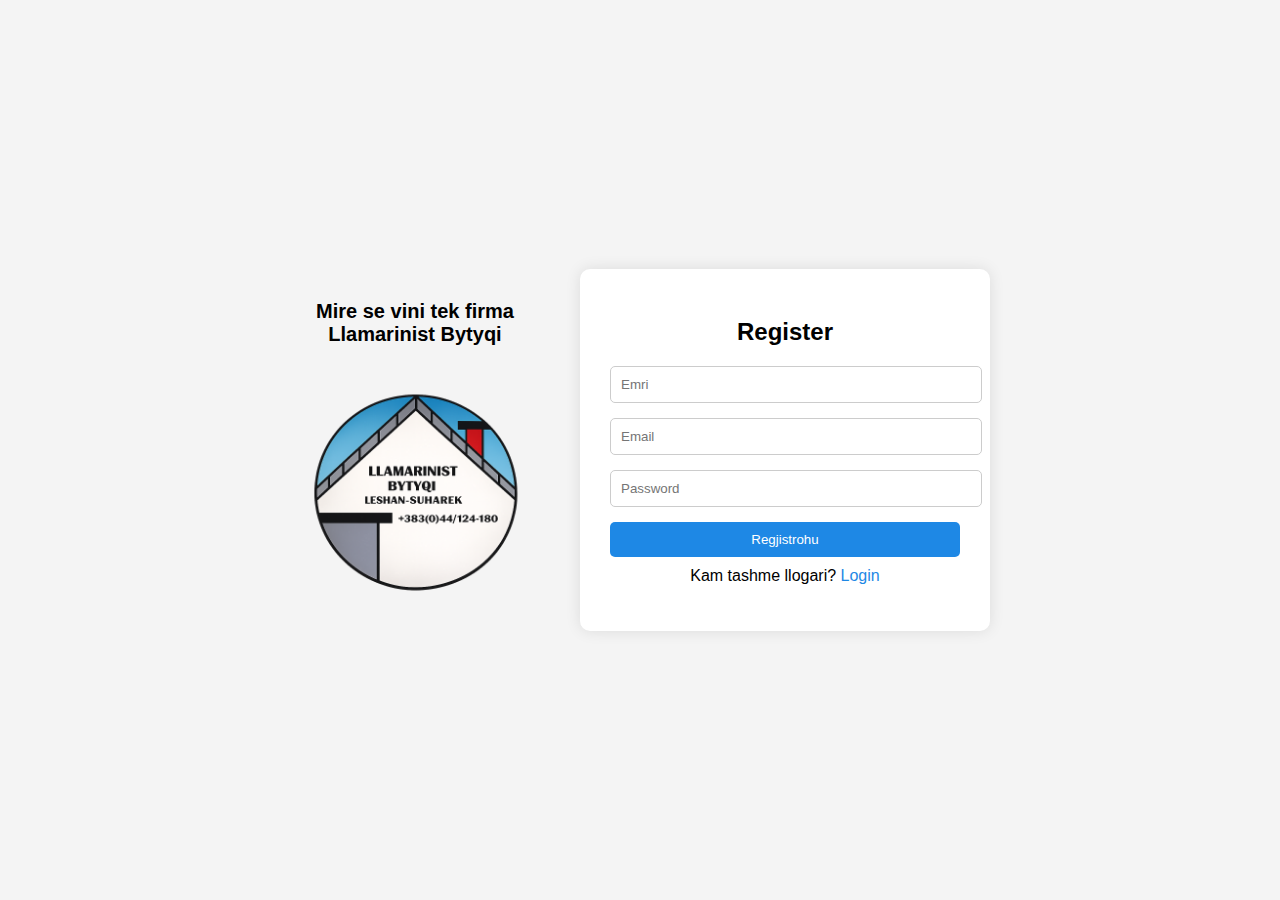
<file: login1.html>
<!DOCTYPE html>
<html lang="en">

<head>
    <meta charset="UTF-8">
    <meta name="viewport" content="width=device-width, initial-scale=1.0">
    <title>Llamarinist Bytyqi</title>

    <style>
        body {
            font-family: Arial, sans-serif;
            background: #f4f4f4;
            display: flex;
            justify-content: center;
            align-items: center;
            height: 100vh;
            margin: 0;
        }

        /* MAIN WRAPPER (logo + form) */
        .main-wrapper {
            display: flex;
            align-items: center;
            gap: 40px;
        }

        /* LOGO */
        .pershkrimi {
            text-align: center;
        }

        .pershkrimi h4 {
            font-size: 20px;
        }

        /* FORM CONTAINER */
        .container {
            background: #fff;
            padding: 30px;
            border-radius: 10px;
            box-shadow: 0 0 15px rgba(0, 0, 0, 0.1);
            width: 350px;
        }

        h2 {
            text-align: center;
            margin-bottom: 20px;
        }

        input {
            width: 100%;
            padding: 10px;
            margin-bottom: 15px;
            border-radius: 5px;
            border: 1px solid #ccc;
        }

        button {
            width: 100%;
            padding: 10px;
            background: #1E88E5;
            color: #fff;
            border: none;
            border-radius: 5px;
            cursor: pointer;
        }

        span {
            color: #1E88E5;
            cursor: pointer;
        }

        p {
            text-align: center;
            margin-top: 10px;
        }

        #reg-msg,
        #login-msg {
            color: red;
            font-weight: bold;
        }

        #reg-msg.success,
        #login-msg.success {
            color: green;
        }

        /* 🔥 MOBILE RESPONSIVE */
        @media (max-width:768px) {

            body {
                height: auto;
                padding: 20px;
            }

            .main-wrapper {
                flex-direction: column;
                /* logo sipër */
                gap: 20px;
            }

            .pershkrimi {
                order: 1;
            }

            .container {
                order: 2;
                width: 100%;
                max-width: 350px;
            }

        }
    </style>
</head>

<body>

    <div class="main-wrapper">

        <div class="pershkrimi">
            <h4>Mire se vini tek firma <br>Llamarinist Bytyqi</h4>
            <img src="Llamarinist Bytyqi logo design.png" width="250">
        </div>

        <div class="container">

            <div id="register-form">
                <h2>Register</h2>
                <input type="text" id="reg-name" placeholder="Emri" required>
                <input type="email" id="reg-email" placeholder="Email" required>
                <input type="password" id="reg-password" placeholder="Password" required>
                <button onclick="registerUser()">Regjistrohu</button>
                <p>Kam tashme llogari? <span onclick="showLogin()">Login</span></p>
                <p id="reg-msg"></p>
            </div>

            <div id="login-form" style="display:none;">
                <h2>Login</h2>
                <input type="email" id="login-email" placeholder="Email" required>
                <input type="password" id="login-password" placeholder="Password" required>
                <button onclick="loginUser()">Login</button>
                <p>Nuk kam llogari? <span onclick="showRegister()">Register</span></p>
                <p id="login-msg"></p>
            </div>

            <div id="dashboard" style="display:none;">
                <h2>Welcome, <span id="user-name"></span>!</h2>
                <button onclick="logout()">Logout</button>
            </div>

        </div>

    </div>

    <script>

        function isValidEmail(email) {
            const emailRegex = /^[^\s@]+@[^\s@]+\.[^\s@]+$/;
            return emailRegex.test(email);
        }

        function showLogin() {
            document.getElementById('register-form').style.display = 'none';
            document.getElementById('login-form').style.display = 'block';
            document.getElementById('reg-msg').innerText = '';
        }

        function showRegister() {
            document.getElementById('register-form').style.display = 'block';
            document.getElementById('login-form').style.display = 'none';
            document.getElementById('login-msg').innerText = '';
        }

        function registerUser() {

            const name = document.getElementById('reg-name').value.trim();
            const email = document.getElementById('reg-email').value.trim();
            const password = document.getElementById('reg-password').value.trim();

            // Clear previous message
            document.getElementById('reg-msg').innerText = '';

            // Validation
            if (!name || !email || !password) {
                document.getElementById('reg-msg').innerText = "Ju lutem plotësoni të gjithë fushat!";
                return;
            }

            // Email validation
            if (!isValidEmail(email)) {
                document.getElementById('reg-msg').innerText = "Email i pavlefshëm! Ju lutem përvojnoni email të saktë.";
                return;
            }

            // Password length check
            if (password.length < 6) {
                document.getElementById('reg-msg').innerText = "Password duhet të ketë të paktën 6 karaktere!";
                return;
            }

            let users = JSON.parse(localStorage.getItem('users')) || [];

            const existingUser = users.find(u => u.email === email);

            if (existingUser) {
                document.getElementById('reg-msg').innerText = "Ky email ekziston. Ju lutem përdorni Login për të hyrë.";
                return;
            }

            users.push({ name, email, password });
            localStorage.setItem('users', JSON.stringify(users));
            document.getElementById('reg-msg').style.color = 'green';
            document.getElementById('reg-msg').innerText = "Regjistrim i suksesshëm! Redirektim...";

            setTimeout(() => {
                window.location.href = "index.html";
            }, 1500);
        }

        function loginUser() {

            const email = document.getElementById('login-email').value.trim();
            const password = document.getElementById('login-password').value.trim();

            // Clear previous message
            document.getElementById('login-msg').innerText = '';

            // Validation
            if (!email || !password) {
                document.getElementById('login-msg').innerText = "Ju lutem plotësoni të gjithë fushat!";
                return;
            }

            if (!isValidEmail(email)) {
                document.getElementById('login-msg').innerText = "Email i pavlefshëm!";
                return;
            }

            let users = JSON.parse(localStorage.getItem('users')) || [];
            const user = users.find(u => u.email === email && u.password === password);

            if (user) {
                document.getElementById('login-msg').style.color = 'green';
                document.getElementById('login-msg').innerText = "Login i suksesshëm! Redirektim...";
                localStorage.setItem('loggedInUser', email);

                setTimeout(() => {
                    window.location.href = "index.html";
                }, 1500);
            } else {
                document.getElementById('login-msg').innerText = "Email ose password i pasaktë!";
            }
        }

        function logout() {
            document.getElementById('dashboard').style.display = 'none';
            document.getElementById('login-form').style.display = 'block';
            localStorage.removeItem('loggedInUser');
        }

    </script>

</body>

</html>
</file>
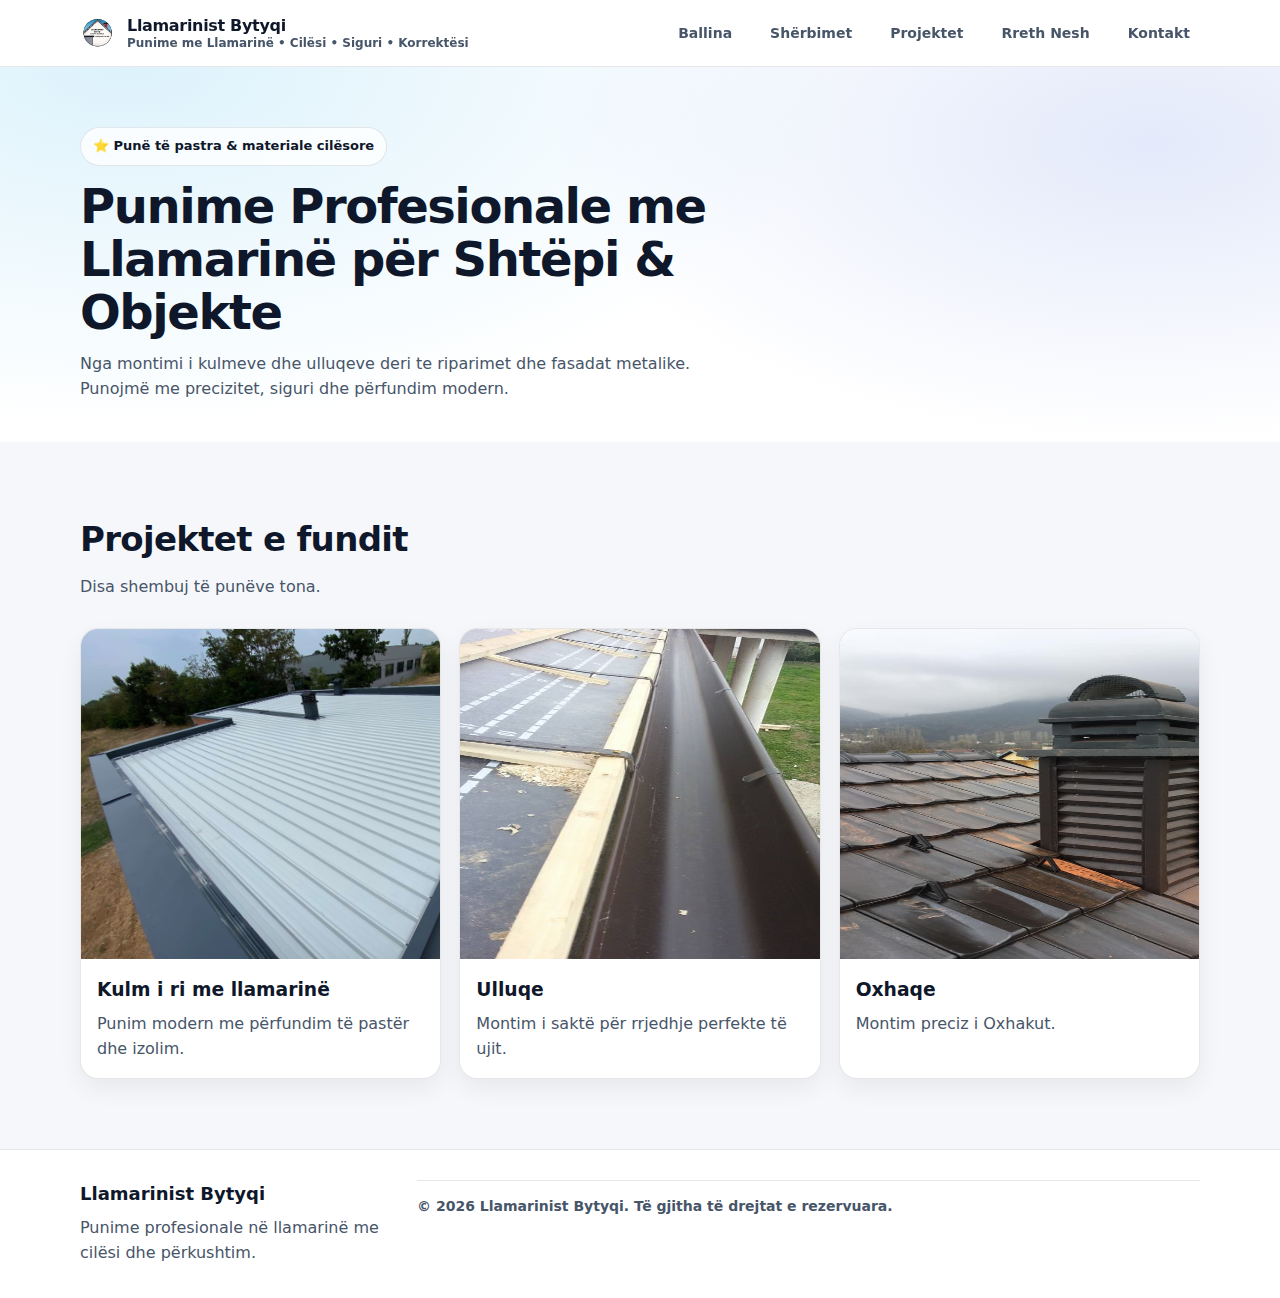
<file: projects.html>
<!DOCTYPE html>
<html lang="en">
<head>
    <meta charset="UTF-8">
    <meta name="viewport" content="width=device-width, initial-scale=1.0">
    <title>Llamarinist Bytyqi</title>
    <link rel="icon" href="Llamarinist Bytyqi logo design.png">
    <link rel="stylesheet" href="projects.css">
</head>
<body>
    
    <header class="header" id="top">
    <div class="container header-inner">

      <a class="brand" href="#top">
        <img src="Llamarinist Bytyqi logo design.png" alt="">
        <div class="brand-text">
          <span class="brand-name">Llamarinist Bytyqi</span>
          <span class="brand-tag">Punime me Llamarinë • Cilësi • Siguri • Korrektësi</span>
        </div>
      </a>

      <nav class="nav" id="nav">
        <a href="index.html">Ballina </a>
        <a href="services.html">Shërbimet</a>
        <a href="projects.html">Projektet</a>
        <a href="about.html">Rreth Nesh</a>
        <a href="contact.html">Kontakt</a>
      </nav>

      <button class="menu-btn" id="menuBtn" aria-label="Hap menunë">
        <span></span><span></span><span></span>
      </button>

    </div>
  </header>

  <!-- HERO -->
  <section class="hero" id="Ballina">
    <div class="container hero-inner">

      <div class="hero-content">
        <p class="badge">⭐ Punë të pastra & materiale cilësore</p>
        <h1>Punime Profesionale me Llamarinë për Shtëpi & Objekte</h1>
        <p class="hero-text">
          Nga montimi i kulmeve dhe ulluqeve deri te riparimet dhe fasadat metalike.
          Punojmë me precizitet, siguri dhe përfundim modern.
        </p>

        
      </div>
    </div>  
  </section>

  <!-- PROJECTS -->
  <section class="section section-soft" id="projects">
    <div class="container">
      <div class="section-head">
        <h2>Projektet e fundit</h2>
        <p>Disa shembuj të punëve tona. </p>
      </div>

      <div class="grid projects-grid">
        <div class="project">
          <img src="kulm i ri me  llamarin.jpg" alt="Kulmi i ri">
          <div class="project-info">
            <h3>Kulm i ri me llamarinë</h3>
            <p>Punim modern me përfundim të pastër dhe izolim.</p>
          </div>
        </div>

        <div class="project">
          <img src="Ulluqe.jpg" alt="Ulluqe">
          <div class="project-info">
            <h3>Ulluqe</h3>
            <p>Montim i saktë për rrjedhje perfekte të ujit.</p>
          </div>
        </div>

        <div class="project">
          <img src="Oxhaqe.jpg" alt="">
          <div class="project-info">
            <h3>Oxhaqe</h3>
            <p>Montim preciz i Oxhakut.</p>
          </div>
        </div>
      </div>
    </div>
  </section>

  <!-- FOOTER -->
  <footer class="footer">
    <div class="container footer-inner">
      <div class="footer-left">
        <div class="footer-brand">Llamarinist Bytyqi</div>
        <p>Punime profesionale në llamarinë me cilësi dhe përkushtim.</p>
      </div>

      <div class="container footer-bottom">
        <p>© <span id="year"></span> Llamarinist Bytyqi. Të gjitha të drejtat e rezervuara.</p>
      </div>
    </div>
  </footer>

    <script src="projects.js"></script>
</body>

</html>
</file>
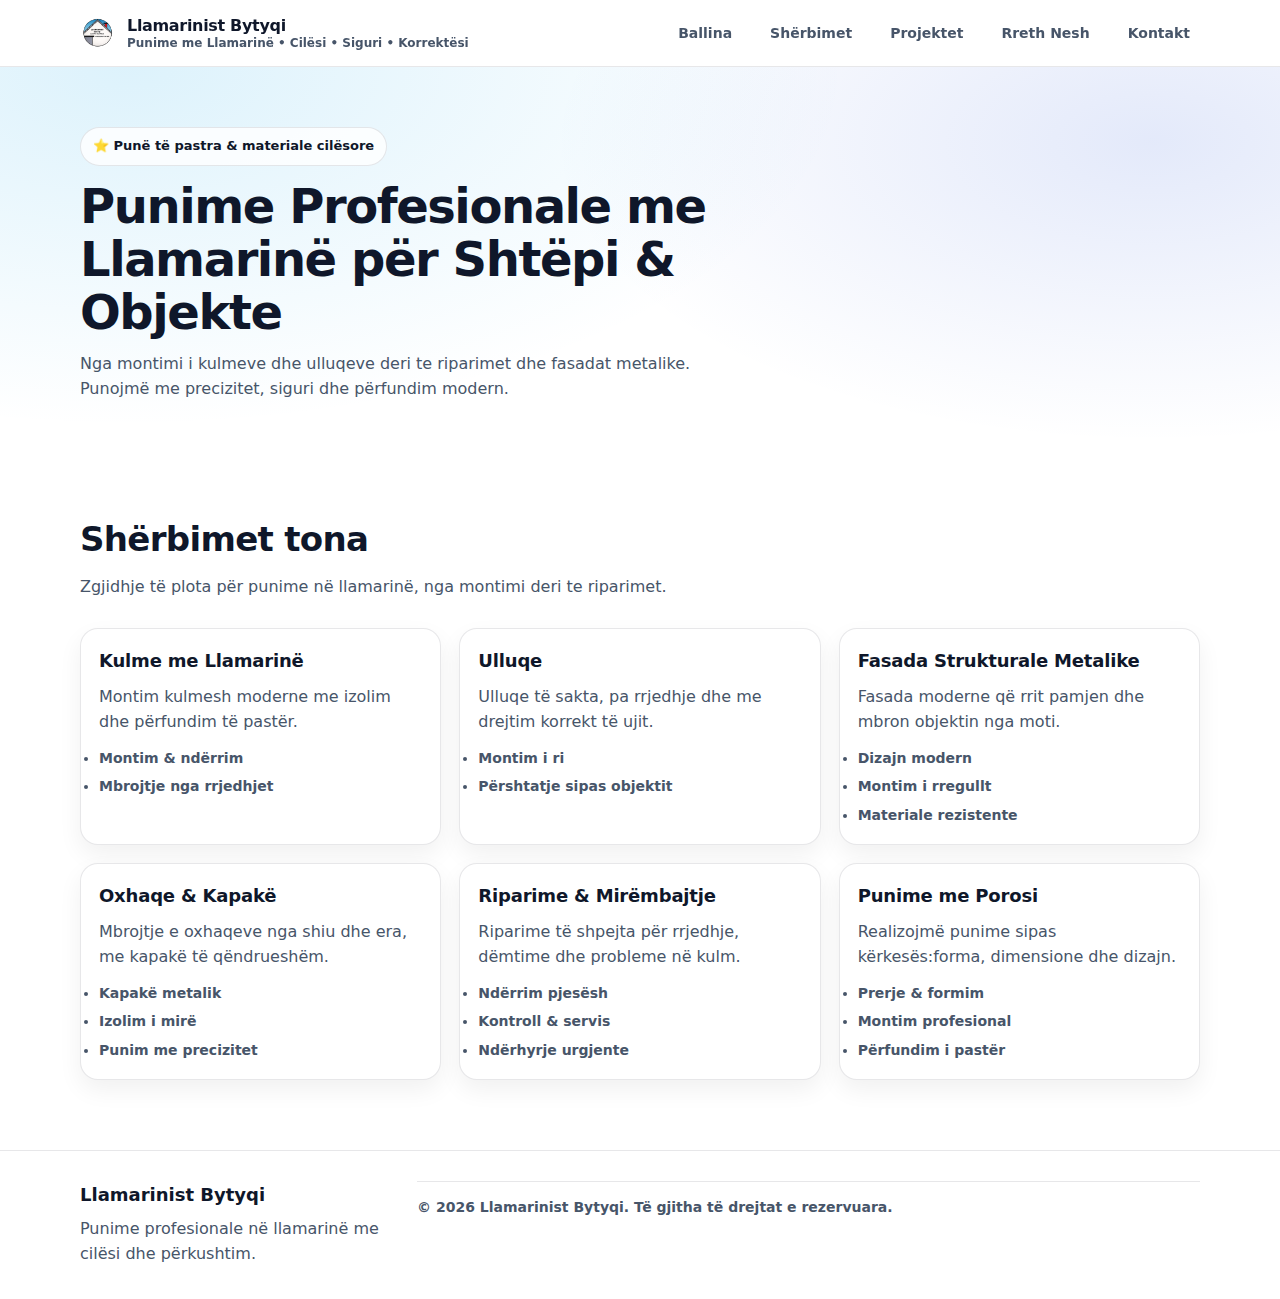
<file: services.html>
<!DOCTYPE html>
<html lang="en">
<head>
    <meta charset="UTF-8">
    <meta name="viewport" content="width=device-width, initial-scale=1.0">
    <title>Llamarinist Bytyqi</title>
    <link rel="icon" href="Llamarinist Bytyqi logo design.png">
    <link rel="stylesheet" href="services.css">
</head>
<body>
    
<header class="header" id="top">
    <div class="container header-inner">

      <a class="brand" href="#top">
        <img src="Llamarinist Bytyqi logo design.png" alt="">
        <div class="brand-text">
          <span class="brand-name">Llamarinist Bytyqi</span>
          <span class="brand-tag">Punime me Llamarinë • Cilësi • Siguri • Korrektësi</span>
        </div>
      </a>

      <nav class="nav" id="nav">
        <a href="index.html">Ballina </a>
        <a href="services.html">Shërbimet</a>
        <a href="projects.html">Projektet</a>
        <a href="about.html">Rreth Nesh</a>
        <a href="contact.html">Kontakt</a>
      </nav>

      <button class="menu-btn" id="menuBtn" aria-label="Hap menunë">
        <span></span><span></span><span></span>
      </button>

    </div>
  </header>

  <!-- HERO -->
  <section class="hero" id="Ballina">
    <div class="container hero-inner">

      <div class="hero-content">
        <p class="badge">⭐ Punë të pastra & materiale cilësore</p>
        <h1>Punime Profesionale me Llamarinë për Shtëpi & Objekte</h1>
        <p class="hero-text">
          Nga montimi i kulmeve dhe ulluqeve deri te riparimet dhe fasadat metalike.
          Punojmë me precizitet, siguri dhe përfundim modern.
        </p>

        
      </div>
    </div>  
  </section>

<!-- SERVICES -->
  <section class="section" id="services">
    <div class="container">
      <div class="section-head">
        <h2>Shërbimet tona</h2>
        <p>Zgjidhje të plota për punime në llamarinë, nga montimi deri te riparimet.</p>
      </div>

      <div class="grid services-grid">
        <article class="card">
          <h3>Kulme me Llamarinë</h3>
          <p>Montim kulmesh moderne me izolim dhe përfundim të pastër.</p>
          <ul class="mini-list">
            <li> Montim & ndërrim</li>
            <li> Mbrojtje nga rrjedhjet</li>
          </ul>
        </article>

        <article class="card">
          <h3>Ulluqe</h3>
          <p>Ulluqe të sakta, pa rrjedhje dhe me drejtim korrekt të ujit.</p>
          <ul class="mini-list">
            <li> Montim i ri</li>
            <li> Përshtatje sipas objektit</li>
          </ul>
        </article>

        <article class="card">
          <h3>Fasada Strukturale Metalike</h3>
          <p>Fasada moderne që rrit pamjen dhe mbron objektin nga moti.</p>
          <ul class="mini-list">
            <li> Dizajn modern</li>
            <li> Montim i rregullt</li>
            <li> Materiale rezistente</li>
          </ul>
        </article>

        <article class="card">
          <h3>Oxhaqe & Kapakë</h3>
          <p>Mbrojtje e oxhaqeve nga shiu dhe era, me kapakë të qëndrueshëm.</p>
          <ul class="mini-list">
            <li> Kapakë metalik</li>
            <li> Izolim i mirë</li>
            <li> Punim me precizitet</li>
          </ul>
        </article>

        <article class="card">
          <h3>Riparime & Mirëmbajtje</h3>
          <p>Riparime të shpejta për rrjedhje, dëmtime dhe probleme në kulm.</p>
          <ul class="mini-list">
            <li> Ndërrim pjesësh</li>
            <li> Kontroll & servis</li>
            <li> Ndërhyrje urgjente</li>
          </ul>
        </article>

        <article class="card">
          <h3>Punime me Porosi</h3>
          <p>Realizojmë punime sipas kërkesës:forma, dimensione dhe dizajn.</p>
          <ul class="mini-list">
            <li> Prerje & formim</li>
            <li> Montim profesional</li>
            <li> Përfundim i pastër</li>
          </ul>
        </article>
      </div>
    </div>
  </section>

  <!-- FOOTER -->
  <footer class="footer">
    <div class="container footer-inner">
      <div class="footer-left">
        <div class="footer-brand">Llamarinist Bytyqi</div>
        <p>Punime profesionale në llamarinë me cilësi dhe përkushtim.</p>
      </div>

      <div class="container footer-bottom">
        <p>© <span id="year"></span> Llamarinist Bytyqi. Të gjitha të drejtat e rezervuara.</p>
      </div>
    </div>
  </footer>

<script src="services.js"></script>
</body>

</html>
</file>
<file: style.css>
:root {
  --bg: #ffffff;
  --text: #0f172a;
  --muted: #475569;
  --card: #ffffff;
  --border: rgba(15, 23, 42, 0.10);
  --soft: #f6f7fb;

  --primary: #0ea5e9;
  --primary-dark: #0284c7;

  --shadow: 0 12px 35px rgba(2, 8, 23, 0.10);
  --radius: 18px;
}

* {
  margin: 0;
  padding: 0;
  box-sizing: border-box;
}

html {
  scroll-behavior: smooth;
}

body {
  font-family: system-ui, -apple-system, Segoe UI, Roboto, Arial, sans-serif;
  background: var(--bg);
  color: var(--text);
  line-height: 1.6;
}

.container {
  width: min(1120px, 92%);
  margin: 0 auto;
}

a {
  text-decoration: none;
  color: inherit;
}

.section {
  padding: 70px 0;
}

.section-soft {
  background: var(--soft);
}

.section-head {
  margin-bottom: 28px;
}

.section-head h2 {
  font-size: clamp(24px, 3vw, 34px);
  letter-spacing: -0.02em;
}

.section-head p {
  margin-top: 8px;
  color: var(--muted);
  max-width: 700px;
}

.grid {
  display: grid;
  gap: 18px;
}

.btn {
  display: inline-flex;
  align-items: center;
  justify-content: center;
  gap: 8px;
  padding: 12px 18px;
  border-radius: 14px;
  font-weight: 700;
  border: 1px solid transparent;
  transition: transform .2s ease, box-shadow .2s ease, background .2s ease, border-color .2s ease;
  cursor: pointer;
}

.btn:active {
  transform: scale(0.98);
}

.btn-full {
  width: 100%;
}

.btn-primary {
  background: var(--primary);
  color: white;
  box-shadow: 0 10px 25px rgba(14, 165, 233, 0.25);
}

.btn-primary:hover {
  background: var(--primary-dark);
}

.btn-outline {
  background: transparent;
  border-color: var(--border);
  color: var(--text);
}

.btn-outline:hover {
  box-shadow: var(--shadow);
}

/* Topbar */
.topbar {
  background: #0b1220;
  color: rgba(255, 255, 255, 0.92);
  font-size: 14px;
}

.topbar-inner {
  display: flex;
  align-items: center;
  justify-content: space-between;
  padding: 10px 0;
  gap: 12px;
}

.topbar-left {
  display: flex;
  align-items: center;
  gap: 10px;
  flex-wrap: wrap;
}

.dot {
  opacity: 0.6;
}

.topbar-right a {
  opacity: 0.95;
}

.topbar-right a:hover {
  opacity: 1;
}

/* Header */
.header {
  position: sticky;
  top: 0;
  z-index: 50;
  background: rgba(255, 255, 255, 0.92);
  backdrop-filter: blur(10px);
  border-bottom: 1px solid var(--border);
}

.header img {
  width: 35px;
  height: 35px;
}

.header-inner {
  display: flex;
  align-items: center;
  justify-content: space-between;
  padding: 14px 0;
  gap: 18px;
}

.brand {
  display: flex;
  align-items: center;
  gap: 12px;
}

.brand-mark {
  width: 44px;
  height: 44px;
  border-radius: 14px;
  display: grid;
  place-items: center;
  font-weight: 900;
  color: white;
  background: linear-gradient(135deg, #0ea5e9, #1d4ed8);
  box-shadow: 0 10px 25px rgba(29, 78, 216, 0.25);
}

.brand-text {
  display: flex;
  flex-direction: column;
  line-height: 1.2;
}

.brand-name {
  font-weight: 900;
  letter-spacing: -0.02em;
}

.brand-tag {
  font-size: 12px;
  color: var(--muted);
  font-weight: 600;
}

.nav {
  display: flex;
  align-items: center;
  gap: 18px;
}

.nav a {
  color: var(--muted);
  font-weight: 700;
  font-size: 14px;
  padding: 8px 10px;
  border-radius: 12px;
  transition: background .2s ease, color .2s ease;
}

.nav a:hover {
  background: rgba(14, 165, 233, 0.12);
  color: var(--text);
}

.menu-btn {
  display: none;
  width: 44px;
  height: 44px;
  border-radius: 14px;
  border: 1px solid var(--border);
  background: white;
  cursor: pointer;
  align-items: center;
  justify-content: center;
  flex-direction: column;
  gap: 5px;
}

.menu-btn span {
  display: block;
  width: 18px;
  height: 2px;
  background: var(--text);
  border-radius: 999px;
}

/* Hero */
.hero {
  padding: 60px 0 40px;
  background:
    radial-gradient(1200px 600px at 10% 0%, rgba(14, 165, 233, 0.14), transparent 60%),
    radial-gradient(1000px 500px at 90% 20%, rgba(29, 78, 216, 0.12), transparent 60%),
    #ffffff;
}

.hero-inner {
  display: grid;
  grid-template-columns: 1.25fr 0.75fr;
  gap: 22px;
  align-items: start;
}

.badge {
  display: inline-flex;
  align-items: center;
  padding: 8px 12px;
  border-radius: 999px;
  border: 1px solid var(--border);
  background: rgba(255, 255, 255, 0.8);
  font-weight: 800;
  font-size: 13px;
  margin-bottom: 14px;
}

.hero h1 {
  font-size: clamp(28px, 4vw, 48px);
  line-height: 1.1;
  letter-spacing: -0.03em;
}

.hero-text {
  margin-top: 12px;
  color: var(--muted);
  max-width: 650px;
}

.hero-actions {
  display: flex;
  gap: 12px;
  margin-top: 18px;
  flex-wrap: wrap;
}

.hero-stats {
  margin-top: 20px;
  display: grid;
  grid-template-columns: repeat(3, 1fr);
  gap: 12px;
}

.stat {
  padding: 14px;
  border: 1px solid var(--border);
  border-radius: var(--radius);
  background: rgba(255, 255, 255, 0.8);
}

.stat-number {
  display: block;
  font-weight: 900;
  font-size: 18px;
}

.stat-label {
  display: block;
  font-size: 13px;
  color: var(--muted);
  font-weight: 700;
}

.hero-card {
  padding: 18px;
  border-radius: var(--radius);
  background: var(--card);
  border: 1px solid var(--border);
  box-shadow: var(--shadow);
}

.hero-card h3 {
  font-size: 18px;
  letter-spacing: -0.01em;
}

.hero-card p {
  color: var(--muted);
  margin-top: 6px;
}

.hero-card-list {
  margin: 14px 0 16px;
  display: grid;
  gap: 8px;
}

.check {
  font-weight: 700;
  color: #0f172a;
}

/* Trust */
.trust {
  padding: 22px 0 60px;
}

.trust-grid {
  display: grid;
  grid-template-columns: repeat(4, 1fr);
  gap: 14px;
}

.trust-item {
  padding: 16px;
  border: 1px solid var(--border);
  border-radius: var(--radius);
  background: white;
}

.trust-item h4 {
  font-size: 15px;
  font-weight: 900;
}

.trust-item p {
  margin-top: 6px;
  color: var(--muted);
  font-size: 14px;
}

/* Cards */
.card {
  padding: 18px;
  border-radius: var(--radius);
  border: 1px solid var(--border);
  background: var(--card);
  box-shadow: 0 10px 25px rgba(2, 8, 23, 0.06);
}

.card h3 {
  font-size: 18px;
  letter-spacing: -0.01em;
}

.card p {
  margin-top: 8px;
  color: var(--muted);
}

.mini-list {
  margin-top: 12px;
  color: var(--muted);
  font-weight: 700;
  font-size: 14px;
  display: grid;
  gap: 6px;
}

/* Services grid */
.services-grid {
  grid-template-columns: repeat(3, 1fr);
}

/* Projects */
.projects-grid {
  grid-template-columns: repeat(3, 1fr);
}

.project {
  border-radius: var(--radius);
  border: 1px solid var(--border);
  overflow: hidden;
  background: white;
  box-shadow: 0 10px 25px rgba(2, 8, 23, 0.06);
}

.project img {
  width: 500px;
  height: 330px;
  display: grid;
  place-items: center;
  background: linear-gradient(135deg, rgba(14, 165, 233, 0.18), rgba(29, 78, 216, 0.12));
  font-weight: 900;
  color: rgba(15, 23, 42, 0.8);
}

.project-info {
  padding: 16px;
}

.project-info p {
  color: var(--muted);
  margin-top: 6px;
}

/* About */
.about-grid {
  display: grid;
  grid-template-columns: 1.1fr 0.9fr;
  gap: 18px;
  align-items: start;
}

.about-box {
  padding: 22px;
  border: 1px solid var(--border);
  border-radius: var(--radius);
  background: white;
  box-shadow: 0 10px 25px rgba(2, 8, 23, 0.06);
}

.about-box p {
  margin-top: 10px;
  color: var(--muted);
}

.about-points {
  margin-top: 16px;
  display: grid;
  grid-template-columns: repeat(2, 1fr);
  gap: 10px;
}

.point {
  padding: 12px;
  border-radius: 14px;
  border: 1px solid var(--border);
  font-weight: 800;
  color: var(--text);
  background: rgba(14, 165, 233, 0.06);
}

.about-card {
  padding: 22px;
  border-radius: var(--radius);
  border: 1px solid var(--border);
  background: linear-gradient(180deg, rgba(14, 165, 233, 0.08), rgba(255, 255, 255, 1));
  box-shadow: var(--shadow);
}

.about-card p {
  margin-top: 10px;
  color: var(--muted);
}

.about-mini {
  margin-top: 16px;
  display: grid;
  gap: 10px;
}

.mini {
  padding: 14px;
  border-radius: 14px;
  border: 1px solid var(--border);
  background: rgba(255, 255, 255, 0.85);
}

.mini-title {
  font-weight: 900;
}

.mini-desc {
  display: block;
  color: var(--muted);
  font-weight: 700;
  margin-top: 4px;
  font-size: 14px;
}

/* Contact */
.contact-grid {
  display: grid;
  grid-template-columns: 1.1fr 0.9fr;
  gap: 18px;
  align-items: start;
}

.form {
  padding: 22px;
  border-radius: var(--radius);
  border: 1px solid var(--border);
  background: white;
  box-shadow: var(--shadow);
}

.form-row {
  display: grid;
  grid-template-columns: 1fr 1fr;
  gap: 12px;
}

.form-group {
  display: grid;
  gap: 6px;
  margin-bottom: 12px;
}

label {
  font-weight: 800;
  font-size: 14px;
}

input,
select,
textarea {
  padding: 12px 12px;
  border-radius: 14px;
  border: 1px solid var(--border);
  outline: none;
  font-size: 14px;
  font-family: inherit;
  background: white;
}

input:focus,
select:focus,
textarea:focus {
  border-color: rgba(14, 165, 233, 0.6);
  box-shadow: 0 0 0 4px rgba(14, 165, 233, 0.14);
}

.form-note {
  margin-top: 10px;
  color: var(--muted);
  font-weight: 700;
  font-size: 14px;
}

.contact-info {
  display: grid;
  gap: 12px;
}

.info-card {
  padding: 18px;
  border-radius: var(--radius);
  border: 1px solid var(--border);
  background: white;
  box-shadow: 0 10px 25px rgba(2, 8, 23, 0.06);
}

.info-card h3 {
  font-size: 16px;
  font-weight: 900;
}

.info-card p {
  margin-top: 8px;
  color: var(--muted);
  font-weight: 700;
}

/* Footer */
.footer {
  padding: 30px 0 18px;
  border-top: 1px solid var(--border);
  background: white;
}

.footer-inner {
  display: flex;
  align-items: flex-start;
  justify-content: space-between;
  gap: 18px;
  padding-bottom: 14px;
}

.footer-left p {
  margin-top: 6px;
  color: var(--muted);
  max-width: 420px;
}

.footer-brand {
  font-weight: 900;
  font-size: 18px;
}

.footer-right {
  display: flex;
  gap: 12px;
  flex-wrap: wrap;
}

.footer-right a {
  padding: 8px 10px;
  border-radius: 12px;
  color: var(--muted);
  font-weight: 800;
  font-size: 14px;
}

.footer-right a:hover {
  background: rgba(14, 165, 233, 0.10);
  color: var(--text);
}

.footer-bottom {
  padding-top: 14px;
  border-top: 1px solid var(--border);
  color: var(--muted);
  font-weight: 700;
  font-size: 14px;
}

/* Responsive */
@media (max-width: 980px) {
  .hero-inner {
    grid-template-columns: 1fr;
  }

  .trust-grid {
    grid-template-columns: repeat(2, 1fr);
  }

  .services-grid {
    grid-template-columns: repeat(2, 1fr);
  }

  .projects-grid {
    grid-template-columns: repeat(2, 1fr);
  }

  .about-grid {
    grid-template-columns: 1fr;
  }

  .contact-grid {
    grid-template-columns: 1fr;
  }
}

@media (max-width: 720px) {
  .nav {
    position: absolute;
    top: 72px;
    right: 4%;
    left: 4%;
    display: none;
    flex-direction: column;
    gap: 10px;
    background: white;
    border: 1px solid var(--border);
    border-radius: var(--radius);
    padding: 14px;
    box-shadow: var(--shadow);
  }

  .nav.open {
    display: flex;
  }

  .menu-btn {
    display: flex;
  }

  .hero-stats {
    grid-template-columns: 1fr;
  }

  .services-grid {
    grid-template-columns: 1fr;
  }

  .projects-grid {
    grid-template-columns: 1fr;
  }

  .form-row {
    grid-template-columns: 1fr;
  }

  .footer-inner {
    flex-direction: column;
  }
}
</file>
<file: about.css>
:root {
  --bg: #ffffff;
  --text: #0f172a;
  --muted: #475569;
  --card: #ffffff;
  --border: rgba(15, 23, 42, 0.10);
  --soft: #f6f7fb;

  --primary: #0ea5e9;
  --primary-dark: #0284c7;

  --shadow: 0 12px 35px rgba(2, 8, 23, 0.10);
  --radius: 18px;
}

* {
  margin: 0;
  padding: 0;
  box-sizing: border-box;
}

html {
  scroll-behavior: smooth;
}

body {
  font-family: system-ui, -apple-system, Segoe UI, Roboto, Arial, sans-serif;
  background: var(--bg);
  color: var(--text);
  line-height: 1.6;
}

.container {
  width: min(1120px, 92%);
  margin: 0 auto;
}

a {
  text-decoration: none;
  color: inherit;
}

.section {
  padding: 70px 0;
}

.section-soft {
  background: var(--soft);
}

.section-head {
  margin-bottom: 28px;
}

.section-head h2 {
  font-size: clamp(24px, 3vw, 34px);
  letter-spacing: -0.02em;
}

.section-head p {
  margin-top: 8px;
  color: var(--muted);
  max-width: 700px;
}

.grid {
  display: grid;
  gap: 18px;
}

.btn {
  display: inline-flex;
  align-items: center;
  justify-content: center;
  gap: 8px;
  padding: 12px 18px;
  border-radius: 14px;
  font-weight: 700;
  border: 1px solid transparent;
  transition: transform .2s ease, box-shadow .2s ease, background .2s ease, border-color .2s ease;
  cursor: pointer;
}

.btn:active {
  transform: scale(0.98);
}

.btn-full {
  width: 100%;
}

.btn-primary {
  background: var(--primary);
  color: white;
  box-shadow: 0 10px 25px rgba(14, 165, 233, 0.25);
}

.btn-primary:hover {
  background: var(--primary-dark);
}

.btn-outline {
  background: transparent;
  border-color: var(--border);
  color: var(--text);
}

.btn-outline:hover {
  box-shadow: var(--shadow);
}

/* Topbar */
.topbar {
  background: #0b1220;
  color: rgba(255, 255, 255, 0.92);
  font-size: 14px;
}

.topbar-inner {
  display: flex;
  align-items: center;
  justify-content: space-between;
  padding: 10px 0;
  gap: 12px;
}

.topbar-left {
  display: flex;
  align-items: center;
  gap: 10px;
  flex-wrap: wrap;
}

.dot {
  opacity: 0.6;
}

.topbar-right a {
  opacity: 0.95;
}

.topbar-right a:hover {
  opacity: 1;
}

/* Header */
.header {
  position: sticky;
  top: 0;
  z-index: 50;
  background: rgba(255, 255, 255, 0.92);
  backdrop-filter: blur(10px);
  border-bottom: 1px solid var(--border);
}

.header img {
  width: 35px;
  height: 35px;
}

.header-inner {
  display: flex;
  align-items: center;
  justify-content: space-between;
  padding: 14px 0;
  gap: 18px;
}

.brand {
  display: flex;
  align-items: center;
  gap: 12px;
}

.brand-mark {
  width: 44px;
  height: 44px;
  border-radius: 14px;
  display: grid;
  place-items: center;
  font-weight: 900;
  color: white;
  background: linear-gradient(135deg, #0ea5e9, #1d4ed8);
  box-shadow: 0 10px 25px rgba(29, 78, 216, 0.25);
}

.brand-text {
  display: flex;
  flex-direction: column;
  line-height: 1.2;
}

.brand-name {
  font-weight: 900;
  letter-spacing: -0.02em;
}

.brand-tag {
  font-size: 12px;
  color: var(--muted);
  font-weight: 600;
}

.nav {
  display: flex;
  align-items: center;
  gap: 18px;
}

.nav a {
  color: var(--muted);
  font-weight: 700;
  font-size: 14px;
  padding: 8px 10px;
  border-radius: 12px;
  transition: background .2s ease, color .2s ease;
}

.nav a:hover {
  background: rgba(14, 165, 233, 0.12);
  color: var(--text);
}

.menu-btn {
  display: none;
  width: 44px;
  height: 44px;
  border-radius: 14px;
  border: 1px solid var(--border);
  background: white;
  cursor: pointer;
  align-items: center;
  justify-content: center;
  flex-direction: column;
  gap: 5px;
}

.menu-btn span {
  display: block;
  width: 18px;
  height: 2px;
  background: var(--text);
  border-radius: 999px;
}
/* Hero */
.hero {
  padding: 60px 0 40px;
  background:
    radial-gradient(1200px 600px at 10% 0%, rgba(14, 165, 233, 0.14), transparent 60%),
    radial-gradient(1000px 500px at 90% 20%, rgba(29, 78, 216, 0.12), transparent 60%),
    #ffffff;
}

.hero-inner {
  display: grid;
  grid-template-columns: 1.25fr 0.75fr;
  gap: 22px;
  align-items: start;
}

.badge {
  display: inline-flex;
  align-items: center;
  padding: 8px 12px;
  border-radius: 999px;
  border: 1px solid var(--border);
  background: rgba(255, 255, 255, 0.8);
  font-weight: 800;
  font-size: 13px;
  margin-bottom: 14px;
}

.hero h1 {
  font-size: clamp(28px, 4vw, 48px);
  line-height: 1.1;
  letter-spacing: -0.03em;
}

.hero-text {
  margin-top: 12px;
  color: var(--muted);
  max-width: 650px;
}

.hero-actions {
  display: flex;
  gap: 12px;
  margin-top: 18px;
  flex-wrap: wrap;
}

.hero-stats {
  margin-top: 20px;
  display: grid;
  grid-template-columns: repeat(3, 1fr);
  gap: 12px;
}

.stat {
  padding: 14px;
  border: 1px solid var(--border);
  border-radius: var(--radius);
  background: rgba(255, 255, 255, 0.8);
}

.stat-number {
  display: block;
  font-weight: 900;
  font-size: 18px;
}

.stat-label {
  display: block;
  font-size: 13px;
  color: var(--muted);
  font-weight: 700;
}

.hero-card {
  padding: 18px;
  border-radius: var(--radius);
  background: var(--card);
  border: 1px solid var(--border);
  box-shadow: var(--shadow);
}

.hero-card h3 {
  font-size: 18px;
  letter-spacing: -0.01em;
}

.hero-card p {
  color: var(--muted);
  margin-top: 6px;
}

.hero-card-list {
  margin: 14px 0 16px;
  display: grid;
  gap: 8px;
}

.check {
  font-weight: 700;
  color: #0f172a;
}

/* About */
.about-grid {
  display: grid;
  grid-template-columns: 1.1fr 0.9fr;
  gap: 18px;
  align-items: start;
}

.about-box {
  padding: 22px;
  border: 1px solid var(--border);
  border-radius: var(--radius);
  background: white;
  box-shadow: 0 10px 25px rgba(2, 8, 23, 0.06);
}

.about-box p {
  margin-top: 10px;
  color: var(--muted);
}

.about-points {
  margin-top: 16px;
  display: grid;
  grid-template-columns: repeat(2, 1fr);
  gap: 10px;
}

.point {
  padding: 12px;
  border-radius: 14px;
  border: 1px solid var(--border);
  font-weight: 800;
  color: var(--text);
  background: rgba(14, 165, 233, 0.06);
}

.about-card {
  padding: 22px;
  border-radius: var(--radius);
  border: 1px solid var(--border);
  background: linear-gradient(180deg, rgba(14, 165, 233, 0.08), rgba(255, 255, 255, 1));
  box-shadow: var(--shadow);
}

.about-card p {
  margin-top: 10px;
  color: var(--muted);
}

.about-mini {
  margin-top: 16px;
  display: grid;
  gap: 10px;
}

.mini {
  padding: 14px;
  border-radius: 14px;
  border: 1px solid var(--border);
  background: rgba(255, 255, 255, 0.85);
}

.mini-title {
  font-weight: 900;
}

.mini-desc {
  display: block;
  color: var(--muted);
  font-weight: 700;
  margin-top: 4px;
  font-size: 14px;
}

/* Footer */
.footer {
  padding: 30px 0 18px;
  border-top: 1px solid var(--border);
  background: white;
}

.footer-inner {
  display: flex;
  align-items: flex-start;
  justify-content: space-between;
  gap: 18px;
  padding-bottom: 14px;
}

.footer-left p {
  margin-top: 6px;
  color: var(--muted);
  max-width: 420px;
}

.footer-brand {
  font-weight: 900;
  font-size: 18px;
}

.footer-right {
  display: flex;
  gap: 12px;
  flex-wrap: wrap;
}

.footer-right a {
  padding: 8px 10px;
  border-radius: 12px;
  color: var(--muted);
  font-weight: 800;
  font-size: 14px;
}

.footer-right a:hover {
  background: rgba(14, 165, 233, 0.10);
  color: var(--text);
}

.footer-bottom {
  padding-top: 14px;
  border-top: 1px solid var(--border);
  color: var(--muted);
  font-weight: 700;
  font-size: 14px;
}

/* Responsive */
@media (max-width: 980px) {
  .hero-inner {
    grid-template-columns: 1fr;
  }

  .trust-grid {
    grid-template-columns: repeat(2, 1fr);
  }

  .services-grid {
    grid-template-columns: repeat(2, 1fr);
  }

  .projects-grid {
    grid-template-columns: repeat(2, 1fr);
  }

  .about-grid {
    grid-template-columns: 1fr;
  }

  .contact-grid {
    grid-template-columns: 1fr;
  }
}

@media (max-width: 720px) {
  .nav {
    position: absolute;
    top: 72px;
    right: 4%;
    left: 4%;
    display: none;
    flex-direction: column;
    gap: 10px;
    background: white;
    border: 1px solid var(--border);
    border-radius: var(--radius);
    padding: 14px;
    box-shadow: var(--shadow);
  }

  .nav.open {
    display: flex;
  }

  .menu-btn {
    display: flex;
  }

  .hero-stats {
    grid-template-columns: 1fr;
  }

  .services-grid {
    grid-template-columns: 1fr;
  }

  .projects-grid {
    grid-template-columns: 1fr;
  }

  .form-row {
    grid-template-columns: 1fr;
  }

  .footer-inner {
    flex-direction: column;
  }
}
</file>
<file: contact.css>
:root {
  --bg: #ffffff;
  --text: #0f172a;
  --muted: #475569;
  --card: #ffffff;
  --border: rgba(15, 23, 42, 0.10);
  --soft: #f6f7fb;

  --primary: #0ea5e9;
  --primary-dark: #0284c7;

  --shadow: 0 12px 35px rgba(2, 8, 23, 0.10);
  --radius: 18px;
}

* {
  margin: 0;
  padding: 0;
  box-sizing: border-box;
}

html {
  scroll-behavior: smooth;
}

body {
  font-family: system-ui, -apple-system, Segoe UI, Roboto, Arial, sans-serif;
  background: var(--bg);
  color: var(--text);
  line-height: 1.6;
}

.container {
  width: min(1120px, 92%);
  margin: 0 auto;
}

a {
  text-decoration: none;
  color: inherit;
}

.section {
  padding: 70px 0;
}

.section-soft {
  background: var(--soft);
}

.section-head {
  margin-bottom: 28px;
}

.section-head h2 {
  font-size: clamp(24px, 3vw, 34px);
  letter-spacing: -0.02em;
}

.section-head p {
  margin-top: 8px;
  color: var(--muted);
  max-width: 700px;
}

.grid {
  display: grid;
  gap: 18px;
}

.btn {
  display: inline-flex;
  align-items: center;
  justify-content: center;
  gap: 8px;
  padding: 12px 18px;
  border-radius: 14px;
  font-weight: 700;
  border: 1px solid transparent;
  transition: transform .2s ease, box-shadow .2s ease, background .2s ease, border-color .2s ease;
  cursor: pointer;
}

.btn:active {
  transform: scale(0.98);
}

.btn-full {
  width: 100%;
}

.btn-primary {
  background: var(--primary);
  color: white;
  box-shadow: 0 10px 25px rgba(14, 165, 233, 0.25);
}

.btn-primary:hover {
  background: var(--primary-dark);
}

.btn-outline {
  background: transparent;
  border-color: var(--border);
  color: var(--text);
}

.btn-outline:hover {
  box-shadow: var(--shadow);
}

/* Topbar */
.topbar {
  background: #0b1220;
  color: rgba(255, 255, 255, 0.92);
  font-size: 14px;
}

.topbar-inner {
  display: flex;
  align-items: center;
  justify-content: space-between;
  padding: 10px 0;
  gap: 12px;
}

.topbar-left {
  display: flex;
  align-items: center;
  gap: 10px;
  flex-wrap: wrap;
}

.dot {
  opacity: 0.6;
}

.topbar-right a {
  opacity: 0.95;
}

.topbar-right a:hover {
  opacity: 1;
}

/* Header */
.header {
  position: sticky;
  top: 0;
  z-index: 50;
  background: rgba(255, 255, 255, 0.92);
  backdrop-filter: blur(10px);
  border-bottom: 1px solid var(--border);
}

.header img {
  width: 35px;
  height: 35px;
}

.header-inner {
  display: flex;
  align-items: center;
  justify-content: space-between;
  padding: 14px 0;
  gap: 18px;
}

.brand {
  display: flex;
  align-items: center;
  gap: 12px;
}

.brand-mark {
  width: 44px;
  height: 44px;
  border-radius: 14px;
  display: grid;
  place-items: center;
  font-weight: 900;
  color: white;
  background: linear-gradient(135deg, #0ea5e9, #1d4ed8);
  box-shadow: 0 10px 25px rgba(29, 78, 216, 0.25);
}

.brand-text {
  display: flex;
  flex-direction: column;
  line-height: 1.2;
}

.brand-name {
  font-weight: 900;
  letter-spacing: -0.02em;
}

.brand-tag {
  font-size: 12px;
  color: var(--muted);
  font-weight: 600;
}

.nav {
  display: flex;
  align-items: center;
  gap: 18px;
}

.nav a {
  color: var(--muted);
  font-weight: 700;
  font-size: 14px;
  padding: 8px 10px;
  border-radius: 12px;
  transition: background .2s ease, color .2s ease;
}

.nav a:hover {
  background: rgba(14, 165, 233, 0.12);
  color: var(--text);
}

.menu-btn {
  display: none;
  width: 44px;
  height: 44px;
  border-radius: 14px;
  border: 1px solid var(--border);
  background: white;
  cursor: pointer;
  align-items: center;
  justify-content: center;
  flex-direction: column;
  gap: 5px;
}

.menu-btn span {
  display: block;
  width: 18px;
  height: 2px;
  background: var(--text);
  border-radius: 999px;
}

/* Hero */
.hero {
  padding: 60px 0 40px;
  background:
    radial-gradient(1200px 600px at 10% 0%, rgba(14, 165, 233, 0.14), transparent 60%),
    radial-gradient(1000px 500px at 90% 20%, rgba(29, 78, 216, 0.12), transparent 60%),
    #ffffff;
}

.hero-inner {
  display: grid;
  grid-template-columns: 1.25fr 0.75fr;
  gap: 22px;
  align-items: start;
}

.badge {
  display: inline-flex;
  align-items: center;
  padding: 8px 12px;
  border-radius: 999px;
  border: 1px solid var(--border);
  background: rgba(255, 255, 255, 0.8);
  font-weight: 800;
  font-size: 13px;
  margin-bottom: 14px;
}

.hero h1 {
  font-size: clamp(28px, 4vw, 48px);
  line-height: 1.1;
  letter-spacing: -0.03em;
}

.hero-text {
  margin-top: 12px;
  color: var(--muted);
  max-width: 650px;
}

.hero-actions {
  display: flex;
  gap: 12px;
  margin-top: 18px;
  flex-wrap: wrap;
}

.hero-stats {
  margin-top: 20px;
  display: grid;
  grid-template-columns: repeat(3, 1fr);
  gap: 12px;
}

.stat {
  padding: 14px;
  border: 1px solid var(--border);
  border-radius: var(--radius);
  background: rgba(255, 255, 255, 0.8);
}

.stat-number {
  display: block;
  font-weight: 900;
  font-size: 18px;
}

.stat-label {
  display: block;
  font-size: 13px;
  color: var(--muted);
  font-weight: 700;
}

.hero-card {
  padding: 18px;
  border-radius: var(--radius);
  background: var(--card);
  border: 1px solid var(--border);
  box-shadow: var(--shadow);
}

.hero-card h3 {
  font-size: 18px;
  letter-spacing: -0.01em;
}

.hero-card p {
  color: var(--muted);
  margin-top: 6px;
}

.hero-card-list {
  margin: 14px 0 16px;
  display: grid;
  gap: 8px;
}

.check {
  font-weight: 700;
  color: #0f172a;
}

/* Contact */
.contact-grid {
  display: grid;
  grid-template-columns: 1.1fr 0.9fr;
  gap: 18px;
  align-items: start;
}

.form {
  padding: 22px;
  border-radius: var(--radius);
  border: 1px solid var(--border);
  background: white;
  box-shadow: var(--shadow);
}

.form-row {
  display: grid;
  grid-template-columns: 1fr 1fr;
  gap: 12px;
}

.form-group {
  display: grid;
  gap: 6px;
  margin-bottom: 12px;
}

label {
  font-weight: 800;
  font-size: 14px;
}

input,
select,
textarea {
  padding: 12px 12px;
  border-radius: 14px;
  border: 1px solid var(--border);
  outline: none;
  font-size: 14px;
  font-family: inherit;
  background: white;
}

input:focus,
select:focus,
textarea:focus {
  border-color: rgba(14, 165, 233, 0.6);
  box-shadow: 0 0 0 4px rgba(14, 165, 233, 0.14);
}

.form-note {
  margin-top: 10px;
  color: var(--muted);
  font-weight: 700;
  font-size: 14px;
}

.contact-info {
  display: grid;
  gap: 12px;
}

.info-card {
  padding: 18px;
  border-radius: var(--radius);
  border: 1px solid var(--border);
  background: white;
  box-shadow: 0 10px 25px rgba(2, 8, 23, 0.06);
}

.info-card h3 {
  font-size: 16px;
  font-weight: 900;
}

.info-card p {
  margin-top: 8px;
  color: var(--muted);
  font-weight: 700;
}

/* Footer */
.footer {
  padding: 30px 0 18px;
  border-top: 1px solid var(--border);
  background: white;
}

.footer-inner {
  display: flex;
  align-items: flex-start;
  justify-content: space-between;
  gap: 18px;
  padding-bottom: 14px;
}

.footer-left p {
  margin-top: 6px;
  color: var(--muted);
  max-width: 420px;
}

.footer-brand {
  font-weight: 900;
  font-size: 18px;
}

.footer-right {
  display: flex;
  gap: 12px;
  flex-wrap: wrap;
}

.footer-right a {
  padding: 8px 10px;
  border-radius: 12px;
  color: var(--muted);
  font-weight: 800;
  font-size: 14px;
}

.footer-right a:hover {
  background: rgba(14, 165, 233, 0.10);
  color: var(--text);
}

.footer-bottom {
  padding-top: 14px;
  border-top: 1px solid var(--border);
  color: var(--muted);
  font-weight: 700;
  font-size: 14px;
}

/* Responsive */
@media (max-width: 980px) {
  .hero-inner {
    grid-template-columns: 1fr;
  }

  .trust-grid {
    grid-template-columns: repeat(2, 1fr);
  }

  .services-grid {
    grid-template-columns: repeat(2, 1fr);
  }

  .projects-grid {
    grid-template-columns: repeat(2, 1fr);
  }

  .about-grid {
    grid-template-columns: 1fr;
  }

  .contact-grid {
    grid-template-columns: 1fr;
  }
}

@media (max-width: 720px) {
  .nav {
    position: absolute;
    top: 72px;
    right: 4%;
    left: 4%;
    display: none;
    flex-direction: column;
    gap: 10px;
    background: white;
    border: 1px solid var(--border);
    border-radius: var(--radius);
    padding: 14px;
    box-shadow: var(--shadow);
  }

  .nav.open {
    display: flex;
  }

  .menu-btn {
    display: flex;
  }

  .hero-stats {
    grid-template-columns: 1fr;
  }

  .services-grid {
    grid-template-columns: 1fr;
  }

  .projects-grid {
    grid-template-columns: 1fr;
  }

  .form-row {
    grid-template-columns: 1fr;
  }

  .footer-inner {
    flex-direction: column;
  }
}
</file>
<file: projects.css>
:root {
  --bg: #ffffff;
  --text: #0f172a;
  --muted: #475569;
  --card: #ffffff;
  --border: rgba(15, 23, 42, 0.10);
  --soft: #f6f7fb;

  --primary: #0ea5e9;
  --primary-dark: #0284c7;

  --shadow: 0 12px 35px rgba(2, 8, 23, 0.10);
  --radius: 18px;
}

* {
  margin: 0;
  padding: 0;
  box-sizing: border-box;
}

html {
  scroll-behavior: smooth;
}

body {
  font-family: system-ui, -apple-system, Segoe UI, Roboto, Arial, sans-serif;
  background: var(--bg);
  color: var(--text);
  line-height: 1.6;
}

.container {
  width: min(1120px, 92%);
  margin: 0 auto;
}

a {
  text-decoration: none;
  color: inherit;
}

.section {
  padding: 70px 0;
}

.section-soft {
  background: var(--soft);
}

.section-head {
  margin-bottom: 28px;
}

.section-head h2 {
  font-size: clamp(24px, 3vw, 34px);
  letter-spacing: -0.02em;
}

.section-head p {
  margin-top: 8px;
  color: var(--muted);
  max-width: 700px;
}

.grid {
  display: grid;
  gap: 18px;
}

.btn {
  display: inline-flex;
  align-items: center;
  justify-content: center;
  gap: 8px;
  padding: 12px 18px;
  border-radius: 14px;
  font-weight: 700;
  border: 1px solid transparent;
  transition: transform .2s ease, box-shadow .2s ease, background .2s ease, border-color .2s ease;
  cursor: pointer;
}

.btn:active {
  transform: scale(0.98);
}

.btn-full {
  width: 100%;
}

.btn-primary {
  background: var(--primary);
  color: white;
  box-shadow: 0 10px 25px rgba(14, 165, 233, 0.25);
}

.btn-primary:hover {
  background: var(--primary-dark);
}

.btn-outline {
  background: transparent;
  border-color: var(--border);
  color: var(--text);
}

.btn-outline:hover {
  box-shadow: var(--shadow);
}

/* Topbar */
.topbar {
  background: #0b1220;
  color: rgba(255, 255, 255, 0.92);
  font-size: 14px;
}

.topbar-inner {
  display: flex;
  align-items: center;
  justify-content: space-between;
  padding: 10px 0;
  gap: 12px;
}

.topbar-left {
  display: flex;
  align-items: center;
  gap: 10px;
  flex-wrap: wrap;
}

.dot {
  opacity: 0.6;
}

.topbar-right a {
  opacity: 0.95;
}

.topbar-right a:hover {
  opacity: 1;
}

/* Header */
.header {
  position: sticky;
  top: 0;
  z-index: 50;
  background: rgba(255, 255, 255, 0.92);
  backdrop-filter: blur(10px);
  border-bottom: 1px solid var(--border);
}

.header img {
  width: 35px;
  height: 35px;
}

.header-inner {
  display: flex;
  align-items: center;
  justify-content: space-between;
  padding: 14px 0;
  gap: 18px;
}

.brand {
  display: flex;
  align-items: center;
  gap: 12px;
}

.brand-mark {
  width: 44px;
  height: 44px;
  border-radius: 14px;
  display: grid;
  place-items: center;
  font-weight: 900;
  color: white;
  background: linear-gradient(135deg, #0ea5e9, #1d4ed8);
  box-shadow: 0 10px 25px rgba(29, 78, 216, 0.25);
}

.brand-text {
  display: flex;
  flex-direction: column;
  line-height: 1.2;
}

.brand-name {
  font-weight: 900;
  letter-spacing: -0.02em;
}

.brand-tag {
  font-size: 12px;
  color: var(--muted);
  font-weight: 600;
}

.nav {
  display: flex;
  align-items: center;
  gap: 18px;
}

.nav a {
  color: var(--muted);
  font-weight: 700;
  font-size: 14px;
  padding: 8px 10px;
  border-radius: 12px;
  transition: background .2s ease, color .2s ease;
}

.nav a:hover {
  background: rgba(14, 165, 233, 0.12);
  color: var(--text);
}

.menu-btn {
  display: none;
  width: 44px;
  height: 44px;
  border-radius: 14px;
  border: 1px solid var(--border);
  background: white;
  cursor: pointer;
  align-items: center;
  justify-content: center;
  flex-direction: column;
  gap: 5px;
}

.menu-btn span {
  display: block;
  width: 18px;
  height: 2px;
  background: var(--text);
  border-radius: 999px;
}

/* Hero */
.hero {
  padding: 60px 0 40px;
  background:
    radial-gradient(1200px 600px at 10% 0%, rgba(14, 165, 233, 0.14), transparent 60%),
    radial-gradient(1000px 500px at 90% 20%, rgba(29, 78, 216, 0.12), transparent 60%),
    #ffffff;
}

.hero-inner {
  display: grid;
  grid-template-columns: 1.25fr 0.75fr;
  gap: 22px;
  align-items: start;
}

.badge {
  display: inline-flex;
  align-items: center;
  padding: 8px 12px;
  border-radius: 999px;
  border: 1px solid var(--border);
  background: rgba(255, 255, 255, 0.8);
  font-weight: 800;
  font-size: 13px;
  margin-bottom: 14px;
}

.hero h1 {
  font-size: clamp(28px, 4vw, 48px);
  line-height: 1.1;
  letter-spacing: -0.03em;
}

.hero-text {
  margin-top: 12px;
  color: var(--muted);
  max-width: 650px;
}

.hero-actions {
  display: flex;
  gap: 12px;
  margin-top: 18px;
  flex-wrap: wrap;
}

.hero-stats {
  margin-top: 20px;
  display: grid;
  grid-template-columns: repeat(3, 1fr);
  gap: 12px;
}

.stat {
  padding: 14px;
  border: 1px solid var(--border);
  border-radius: var(--radius);
  background: rgba(255, 255, 255, 0.8);
}

.stat-number {
  display: block;
  font-weight: 900;
  font-size: 18px;
}

.stat-label {
  display: block;
  font-size: 13px;
  color: var(--muted);
  font-weight: 700;
}

.hero-card {
  padding: 18px;
  border-radius: var(--radius);
  background: var(--card);
  border: 1px solid var(--border);
  box-shadow: var(--shadow);
}

.hero-card h3 {
  font-size: 18px;
  letter-spacing: -0.01em;
}

.hero-card p {
  color: var(--muted);
  margin-top: 6px;
}

.hero-card-list {
  margin: 14px 0 16px;
  display: grid;
  gap: 8px;
}

.check {
  font-weight: 700;
  color: #0f172a;
}

/* Projects */
.projects-grid {
  grid-template-columns: repeat(3, 1fr);
}

.project {
  border-radius: var(--radius);
  border: 1px solid var(--border);
  overflow: hidden;
  background: white;
  box-shadow: 0 10px 25px rgba(2, 8, 23, 0.06);
}

.project img {
  width: 500px;
  height: 330px;
  display: grid;
  place-items: center;
  background: linear-gradient(135deg, rgba(14, 165, 233, 0.18), rgba(29, 78, 216, 0.12));
  font-weight: 900;
  color: rgba(15, 23, 42, 0.8);
}

.project-info {
  padding: 16px;
}

.project-info p {
  color: var(--muted);
  margin-top: 6px;
}

/* Footer */
.footer {
  padding: 30px 0 18px;
  border-top: 1px solid var(--border);
  background: white;
}

.footer-inner {
  display: flex;
  align-items: flex-start;
  justify-content: space-between;
  gap: 18px;
  padding-bottom: 14px;
}

.footer-left p {
  margin-top: 6px;
  color: var(--muted);
  max-width: 420px;
}

.footer-brand {
  font-weight: 900;
  font-size: 18px;
}

.footer-right {
  display: flex;
  gap: 12px;
  flex-wrap: wrap;
}

.footer-right a {
  padding: 8px 10px;
  border-radius: 12px;
  color: var(--muted);
  font-weight: 800;
  font-size: 14px;
}

.footer-right a:hover {
  background: rgba(14, 165, 233, 0.10);
  color: var(--text);
}

.footer-bottom {
  padding-top: 14px;
  border-top: 1px solid var(--border);
  color: var(--muted);
  font-weight: 700;
  font-size: 14px;
}

/* Responsive */
@media (max-width: 980px) {
  .hero-inner {
    grid-template-columns: 1fr;
  }

  .trust-grid {
    grid-template-columns: repeat(2, 1fr);
  }

  .services-grid {
    grid-template-columns: repeat(2, 1fr);
  }

  .projects-grid {
    grid-template-columns: repeat(2, 1fr);
  }

  .about-grid {
    grid-template-columns: 1fr;
  }

  .contact-grid {
    grid-template-columns: 1fr;
  }
}

@media (max-width: 720px) {
  .nav {
    position: absolute;
    top: 72px;
    right: 4%;
    left: 4%;
    display: none;
    flex-direction: column;
    gap: 10px;
    background: white;
    border: 1px solid var(--border);
    border-radius: var(--radius);
    padding: 14px;
    box-shadow: var(--shadow);
  }

  .nav.open {
    display: flex;
  }

  .menu-btn {
    display: flex;
  }

  .hero-stats {
    grid-template-columns: 1fr;
  }

  .services-grid {
    grid-template-columns: 1fr;
  }

  .projects-grid {
    grid-template-columns: 1fr;
  }

  .form-row {
    grid-template-columns: 1fr;
  }

  .footer-inner {
    flex-direction: column;
  }
}
</file>
<file: services.css>
:root {
  --bg: #ffffff;
  --text: #0f172a;
  --muted: #475569;
  --card: #ffffff;
  --border: rgba(15, 23, 42, 0.10);
  --soft: #f6f7fb;

  --primary: #0ea5e9;
  --primary-dark: #0284c7;

  --shadow: 0 12px 35px rgba(2, 8, 23, 0.10);
  --radius: 18px;
}

* {
  margin: 0;
  padding: 0;
  box-sizing: border-box;
}

html {
  scroll-behavior: smooth;
}

body {
  font-family: system-ui, -apple-system, Segoe UI, Roboto, Arial, sans-serif;
  background: var(--bg);
  color: var(--text);
  line-height: 1.6;
}

.container {
  width: min(1120px, 92%);
  margin: 0 auto;
}

a {
  text-decoration: none;
  color: inherit;
}

.section {
  padding: 70px 0;
}

.section-soft {
  background: var(--soft);
}

.section-head {
  margin-bottom: 28px;
}

.section-head h2 {
  font-size: clamp(24px, 3vw, 34px);
  letter-spacing: -0.02em;
}

.section-head p {
  margin-top: 8px;
  color: var(--muted);
  max-width: 700px;
}

.grid {
  display: grid;
  gap: 18px;
}

.btn {
  display: inline-flex;
  align-items: center;
  justify-content: center;
  gap: 8px;
  padding: 12px 18px;
  border-radius: 14px;
  font-weight: 700;
  border: 1px solid transparent;
  transition: transform .2s ease, box-shadow .2s ease, background .2s ease, border-color .2s ease;
  cursor: pointer;
}

.btn:active {
  transform: scale(0.98);
}

.btn-full {
  width: 100%;
}

.btn-primary {
  background: var(--primary);
  color: white;
  box-shadow: 0 10px 25px rgba(14, 165, 233, 0.25);
}

.btn-primary:hover {
  background: var(--primary-dark);
}

.btn-outline {
  background: transparent;
  border-color: var(--border);
  color: var(--text);
}

.btn-outline:hover {
  box-shadow: var(--shadow);
}

/* Topbar */
.topbar {
  background: #0b1220;
  color: rgba(255, 255, 255, 0.92);
  font-size: 14px;
}

.topbar-inner {
  display: flex;
  align-items: center;
  justify-content: space-between;
  padding: 10px 0;
  gap: 12px;
}

.topbar-left {
  display: flex;
  align-items: center;
  gap: 10px;
  flex-wrap: wrap;
}

.dot {
  opacity: 0.6;
}

.topbar-right a {
  opacity: 0.95;
}

.topbar-right a:hover {
  opacity: 1;
}

/* Header */
.header {
  position: sticky;
  top: 0;
  z-index: 50;
  background: rgba(255, 255, 255, 0.92);
  backdrop-filter: blur(10px);
  border-bottom: 1px solid var(--border);
}

.header img {
  width: 35px;
  height: 35px;
}

.header-inner {
  display: flex;
  align-items: center;
  justify-content: space-between;
  padding: 14px 0;
  gap: 18px;
}

.brand {
  display: flex;
  align-items: center;
  gap: 12px;
}

.brand-mark {
  width: 44px;
  height: 44px;
  border-radius: 14px;
  display: grid;
  place-items: center;
  font-weight: 900;
  color: white;
  background: linear-gradient(135deg, #0ea5e9, #1d4ed8);
  box-shadow: 0 10px 25px rgba(29, 78, 216, 0.25);
}

.brand-text {
  display: flex;
  flex-direction: column;
  line-height: 1.2;
}

.brand-name {
  font-weight: 900;
  letter-spacing: -0.02em;
}

.brand-tag {
  font-size: 12px;
  color: var(--muted);
  font-weight: 600;
}

.nav {
  display: flex;
  align-items: center;
  gap: 18px;
}

.nav a {
  color: var(--muted);
  font-weight: 700;
  font-size: 14px;
  padding: 8px 10px;
  border-radius: 12px;
  transition: background .2s ease, color .2s ease;
}

.nav a:hover {
  background: rgba(14, 165, 233, 0.12);
  color: var(--text);
}

.menu-btn {
  display: none;
  width: 44px;
  height: 44px;
  border-radius: 14px;
  border: 1px solid var(--border);
  background: white;
  cursor: pointer;
  align-items: center;
  justify-content: center;
  flex-direction: column;
  gap: 5px;
}

.menu-btn span {
  display: block;
  width: 18px;
  height: 2px;
  background: var(--text);
  border-radius: 999px;
}

/* Hero */
.hero {
  padding: 60px 0 40px;
  background:
    radial-gradient(1200px 600px at 10% 0%, rgba(14, 165, 233, 0.14), transparent 60%),
    radial-gradient(1000px 500px at 90% 20%, rgba(29, 78, 216, 0.12), transparent 60%),
    #ffffff;
}

.hero-inner {
  display: grid;
  grid-template-columns: 1.25fr 0.75fr;
  gap: 22px;
  align-items: start;
}

.badge {
  display: inline-flex;
  align-items: center;
  padding: 8px 12px;
  border-radius: 999px;
  border: 1px solid var(--border);
  background: rgba(255, 255, 255, 0.8);
  font-weight: 800;
  font-size: 13px;
  margin-bottom: 14px;
}

.hero h1 {
  font-size: clamp(28px, 4vw, 48px);
  line-height: 1.1;
  letter-spacing: -0.03em;
}

.hero-text {
  margin-top: 12px;
  color: var(--muted);
  max-width: 650px;
}

.hero-actions {
  display: flex;
  gap: 12px;
  margin-top: 18px;
  flex-wrap: wrap;
}

.hero-stats {
  margin-top: 20px;
  display: grid;
  grid-template-columns: repeat(3, 1fr);
  gap: 12px;
}

.stat {
  padding: 14px;
  border: 1px solid var(--border);
  border-radius: var(--radius);
  background: rgba(255, 255, 255, 0.8);
}

.stat-number {
  display: block;
  font-weight: 900;
  font-size: 18px;
}

.stat-label {
  display: block;
  font-size: 13px;
  color: var(--muted);
  font-weight: 700;
}

.hero-card {
  padding: 18px;
  border-radius: var(--radius);
  background: var(--card);
  border: 1px solid var(--border);
  box-shadow: var(--shadow);
}

.hero-card h3 {
  font-size: 18px;
  letter-spacing: -0.01em;
}

.hero-card p {
  color: var(--muted);
  margin-top: 6px;
}

.hero-card-list {
  margin: 14px 0 16px;
  display: grid;
  gap: 8px;
}

.check {
  font-weight: 700;
  color: #0f172a;
}

/* Trust */
.trust {
  padding: 22px 0 60px;
}

.trust-grid {
  display: grid;
  grid-template-columns: repeat(4, 1fr);
  gap: 14px;
}

.trust-item {
  padding: 16px;
  border: 1px solid var(--border);
  border-radius: var(--radius);
  background: white;
}

.trust-item h4 {
  font-size: 15px;
  font-weight: 900;
}

.trust-item p {
  margin-top: 6px;
  color: var(--muted);
  font-size: 14px;
}

/* Cards */
.card {
  padding: 18px;
  border-radius: var(--radius);
  border: 1px solid var(--border);
  background: var(--card);
  box-shadow: 0 10px 25px rgba(2, 8, 23, 0.06);
}

.card h3 {
  font-size: 18px;
  letter-spacing: -0.01em;
}

.card p {
  margin-top: 8px;
  color: var(--muted);
}

.mini-list {
  margin-top: 12px;
  color: var(--muted);
  font-weight: 700;
  font-size: 14px;
  display: grid;
  gap: 6px;
}

/* Services grid */
.services-grid {
  grid-template-columns: repeat(3, 1fr);
}

/* Footer */
.footer {
  padding: 30px 0 18px;
  border-top: 1px solid var(--border);
  background: white;
}

.footer-inner {
  display: flex;
  align-items: flex-start;
  justify-content: space-between;
  gap: 18px;
  padding-bottom: 14px;
}

.footer-left p {
  margin-top: 6px;
  color: var(--muted);
  max-width: 420px;
}

.footer-brand {
  font-weight: 900;
  font-size: 18px;
}

.footer-right {
  display: flex;
  gap: 12px;
  flex-wrap: wrap;
}

.footer-right a {
  padding: 8px 10px;
  border-radius: 12px;
  color: var(--muted);
  font-weight: 800;
  font-size: 14px;
}

.footer-right a:hover {
  background: rgba(14, 165, 233, 0.10);
  color: var(--text);
}

.footer-bottom {
  padding-top: 14px;
  border-top: 1px solid var(--border);
  color: var(--muted);
  font-weight: 700;
  font-size: 14px;
}

/* Responsive */
@media (max-width: 980px) {
  .hero-inner {
    grid-template-columns: 1fr;
  }

  .trust-grid {
    grid-template-columns: repeat(2, 1fr);
  }

  .services-grid {
    grid-template-columns: repeat(2, 1fr);
  }

  .projects-grid {
    grid-template-columns: repeat(2, 1fr);
  }

  .about-grid {
    grid-template-columns: 1fr;
  }

  .contact-grid {
    grid-template-columns: 1fr;
  }
}

@media (max-width: 720px) {
  .nav {
    position: absolute;
    top: 72px;
    right: 4%;
    left: 4%;
    display: none;
    flex-direction: column;
    gap: 10px;
    background: white;
    border: 1px solid var(--border);
    border-radius: var(--radius);
    padding: 14px;
    box-shadow: var(--shadow);
  }

  .nav.open {
    display: flex;
  }

  .menu-btn {
    display: flex;
  }

  .hero-stats {
    grid-template-columns: 1fr;
  }

  .services-grid {
    grid-template-columns: 1fr;
  }

  .projects-grid {
    grid-template-columns: 1fr;
  }

  .form-row {
    grid-template-columns: 1fr;
  }

  .footer-inner {
    flex-direction: column;
  }
}
</file>
